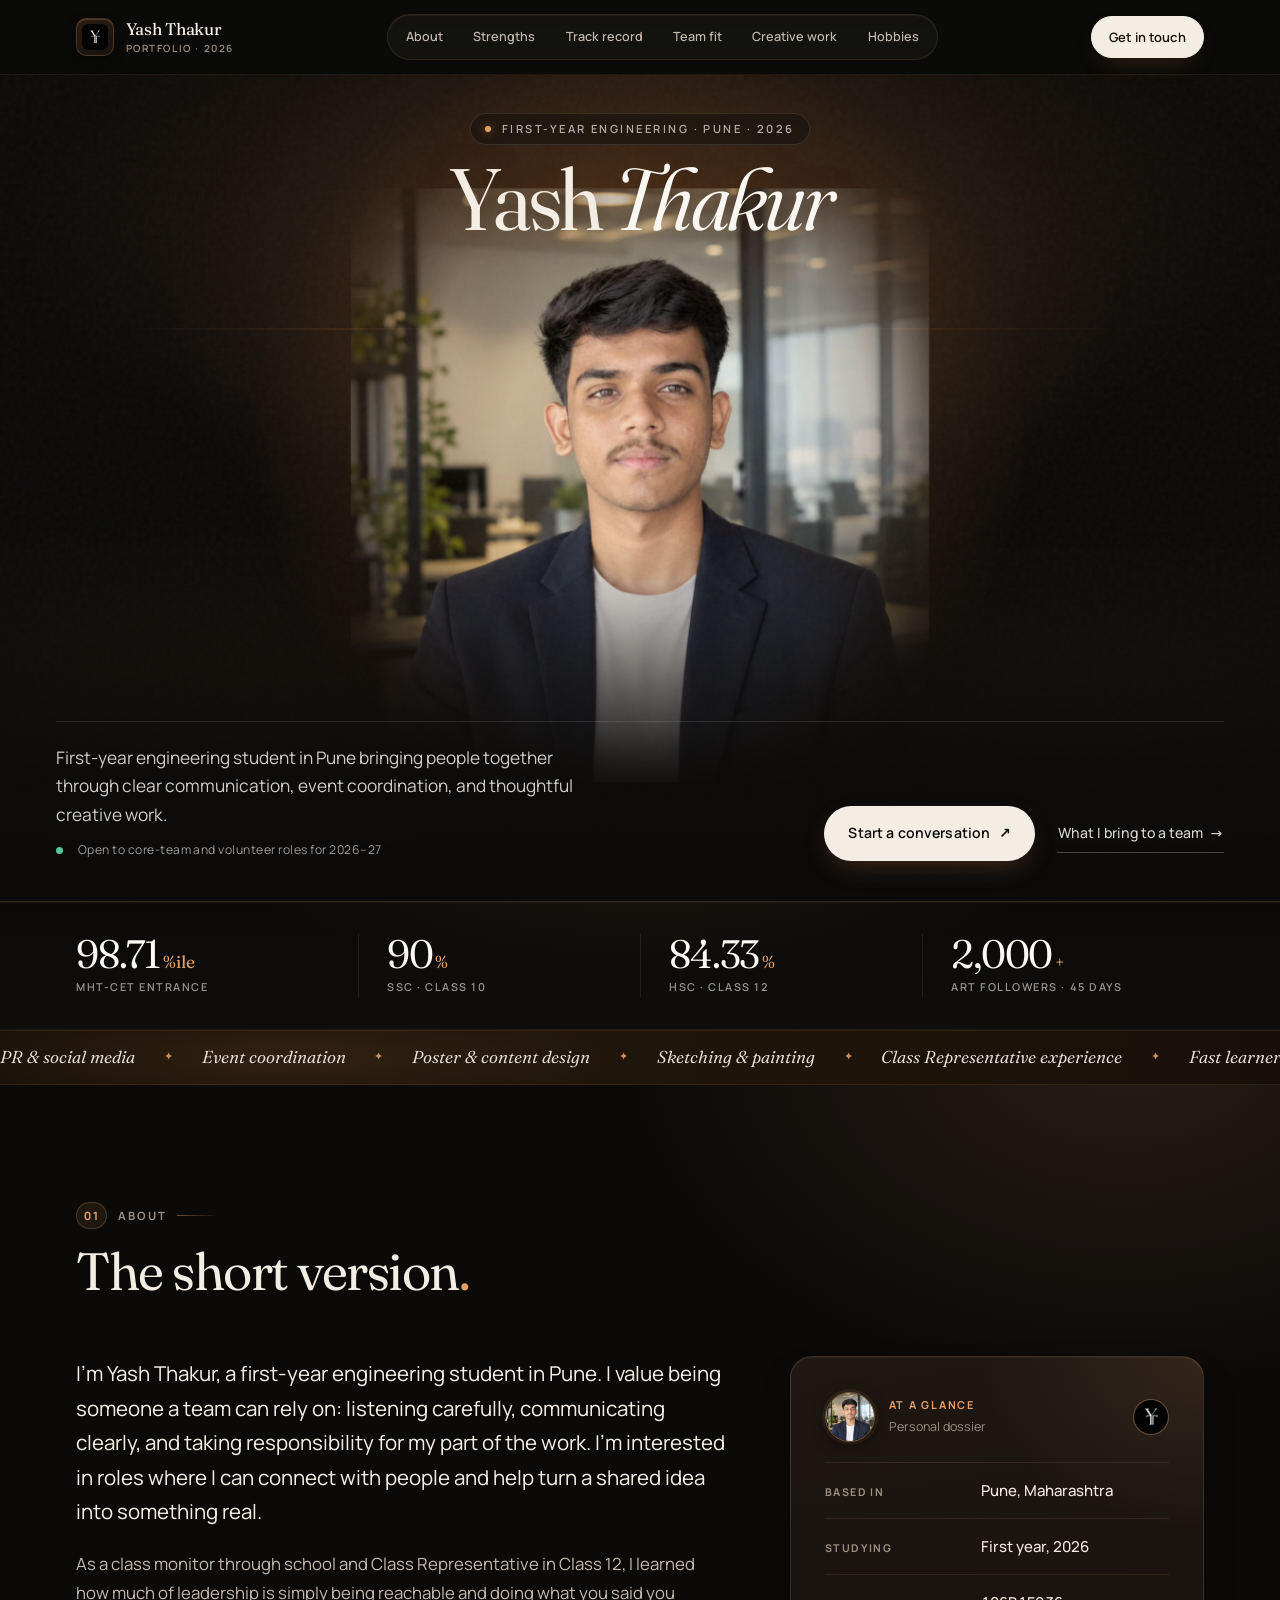
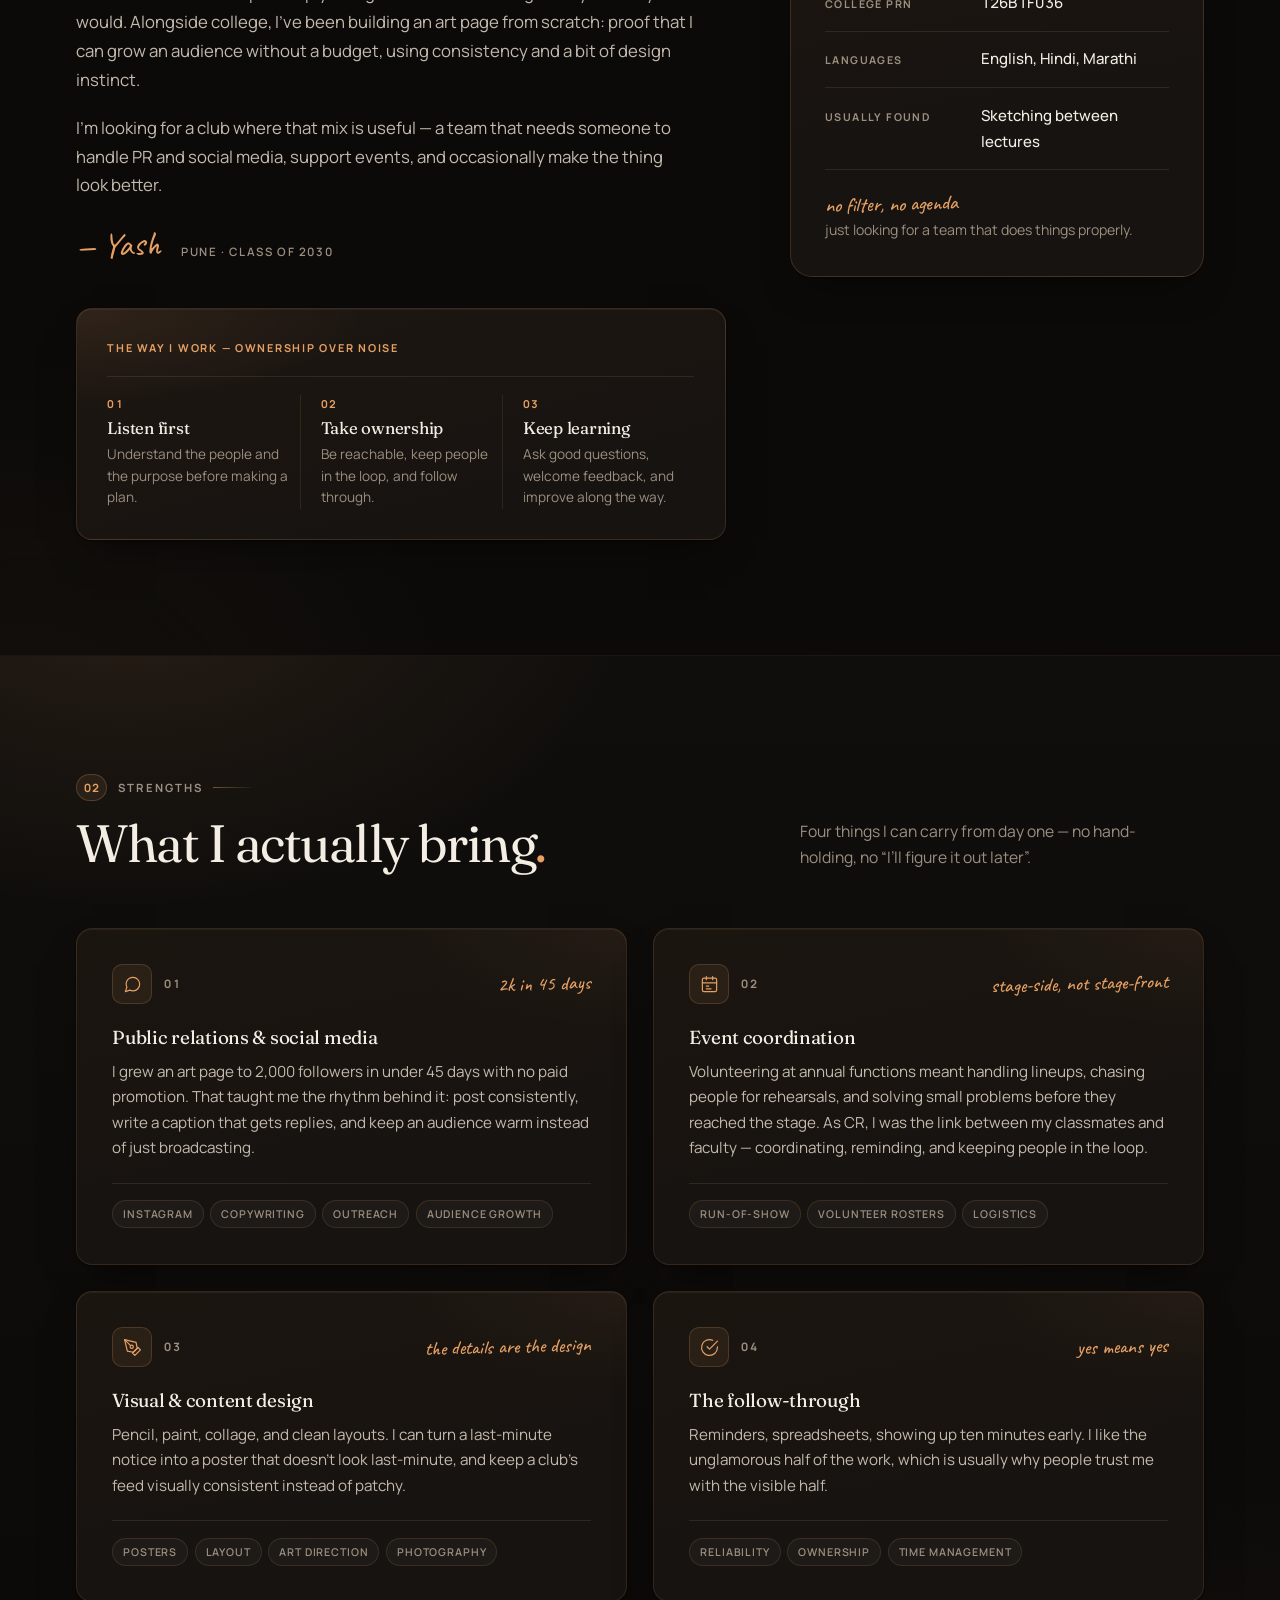
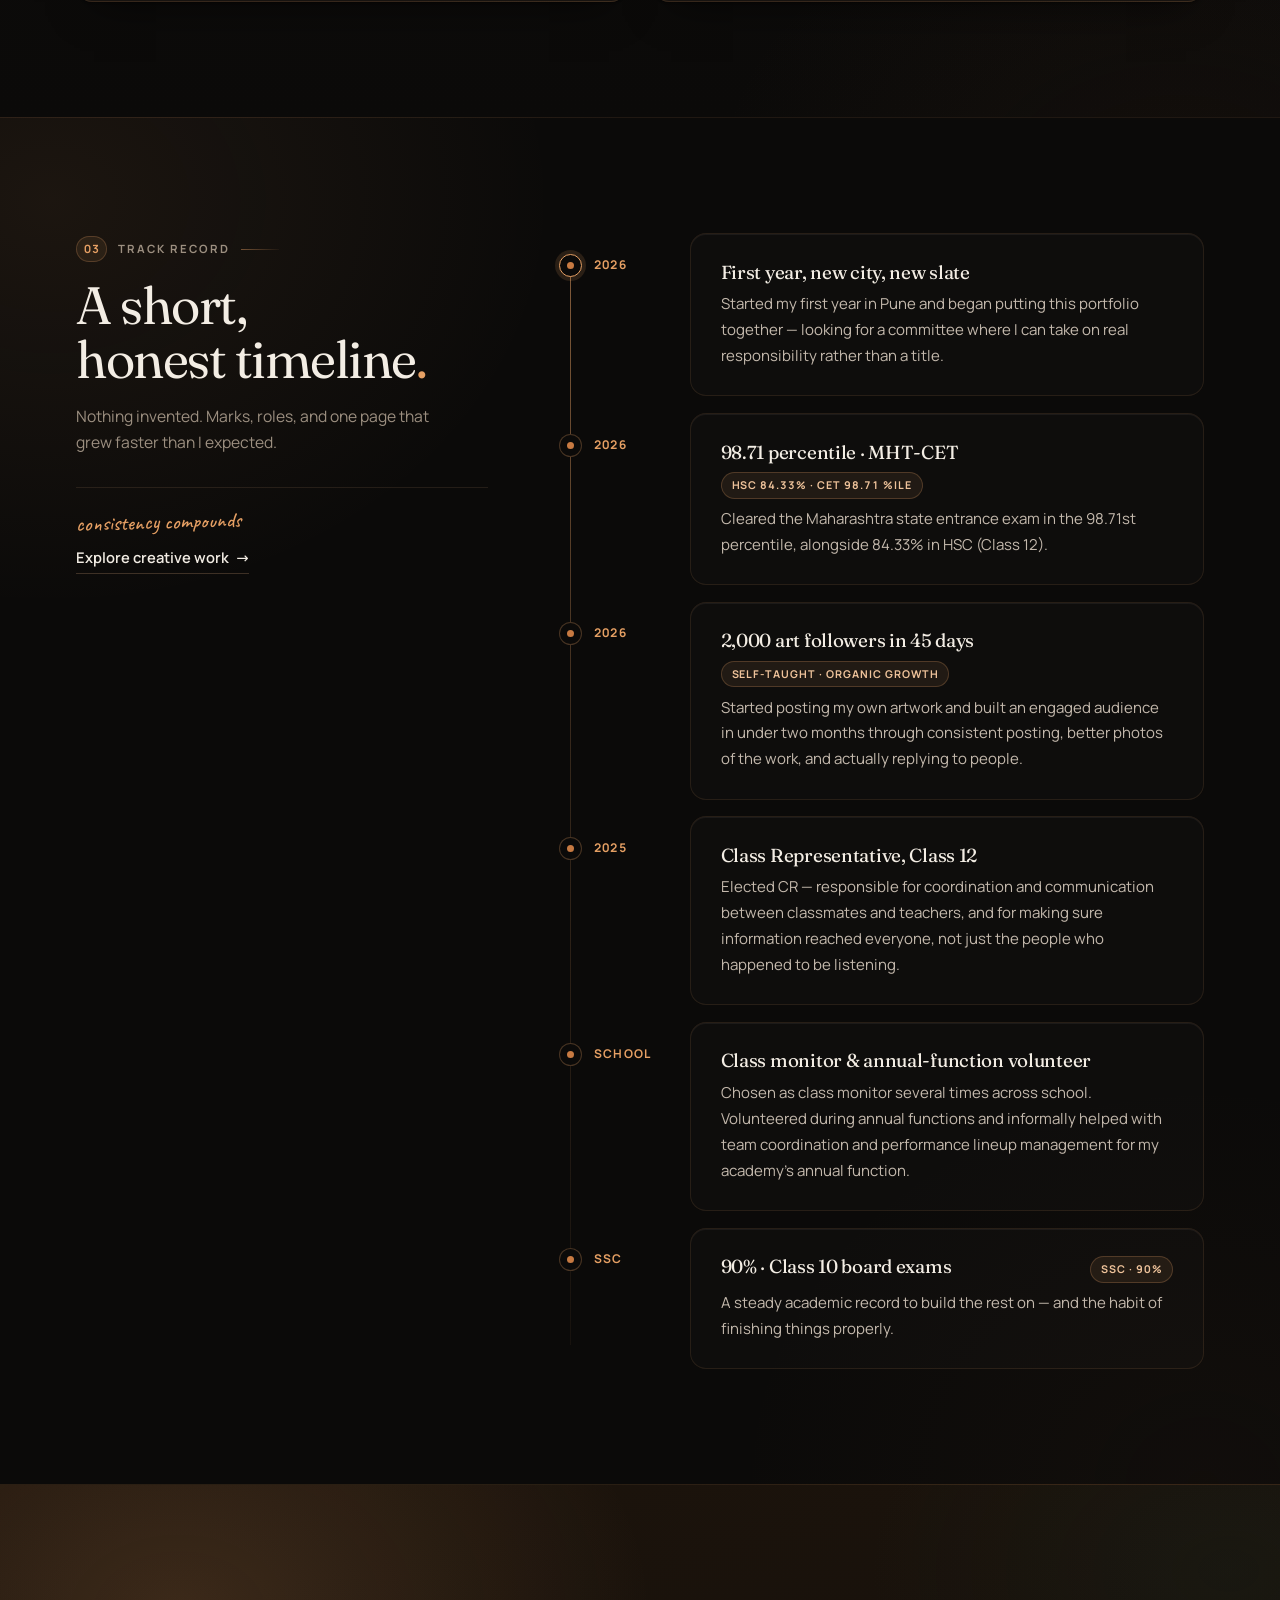
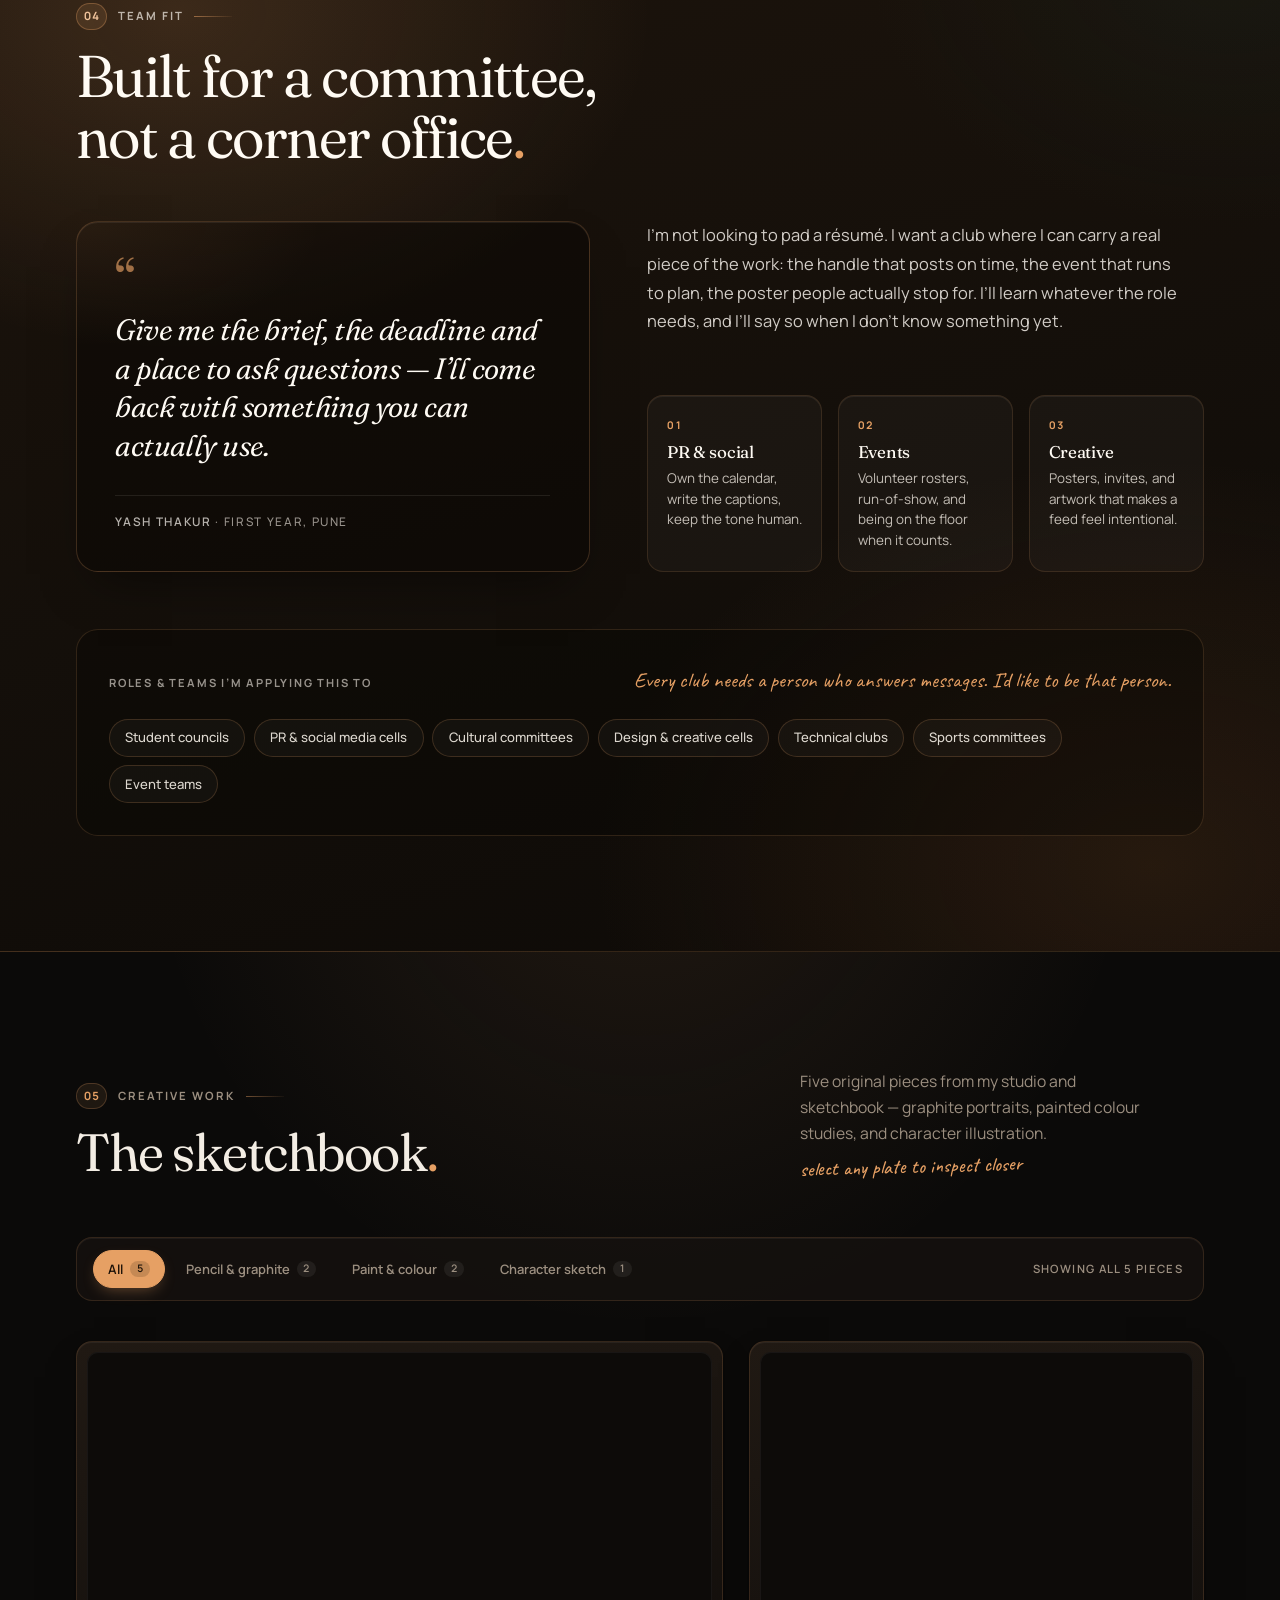
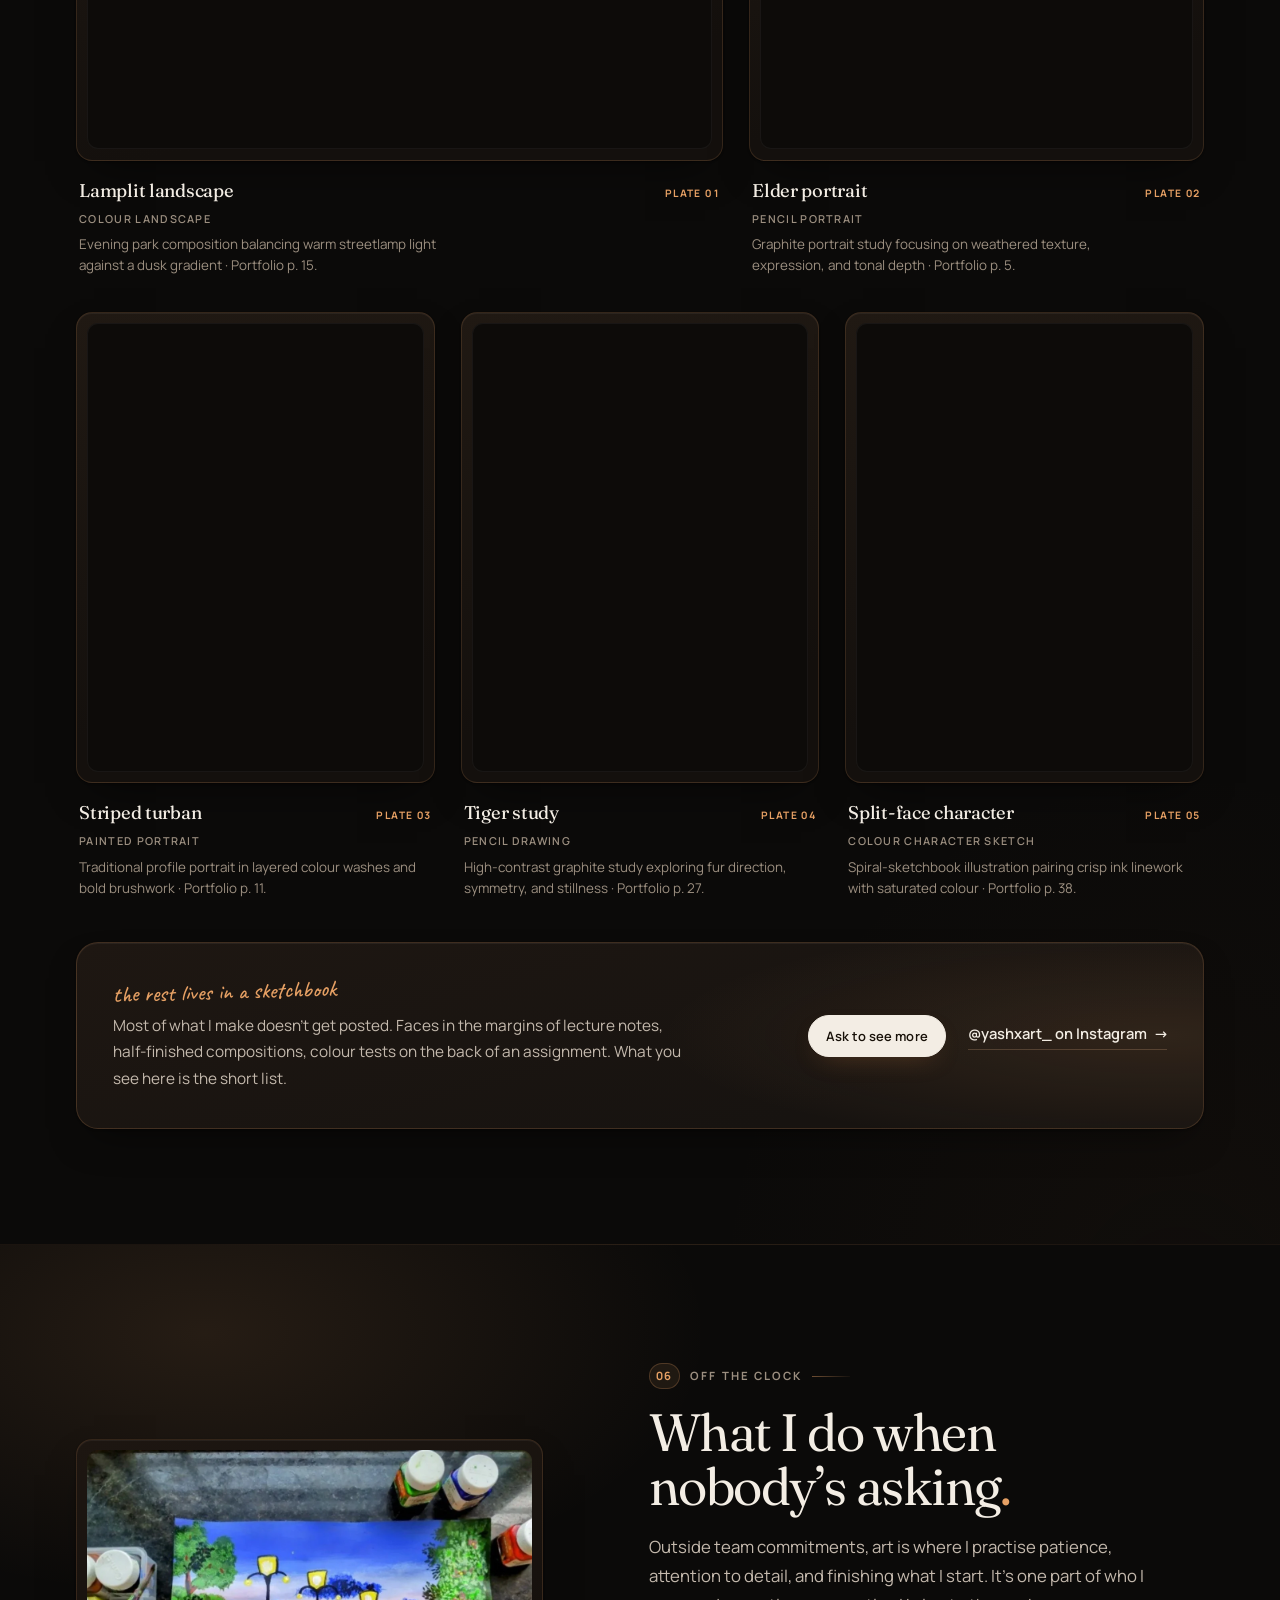
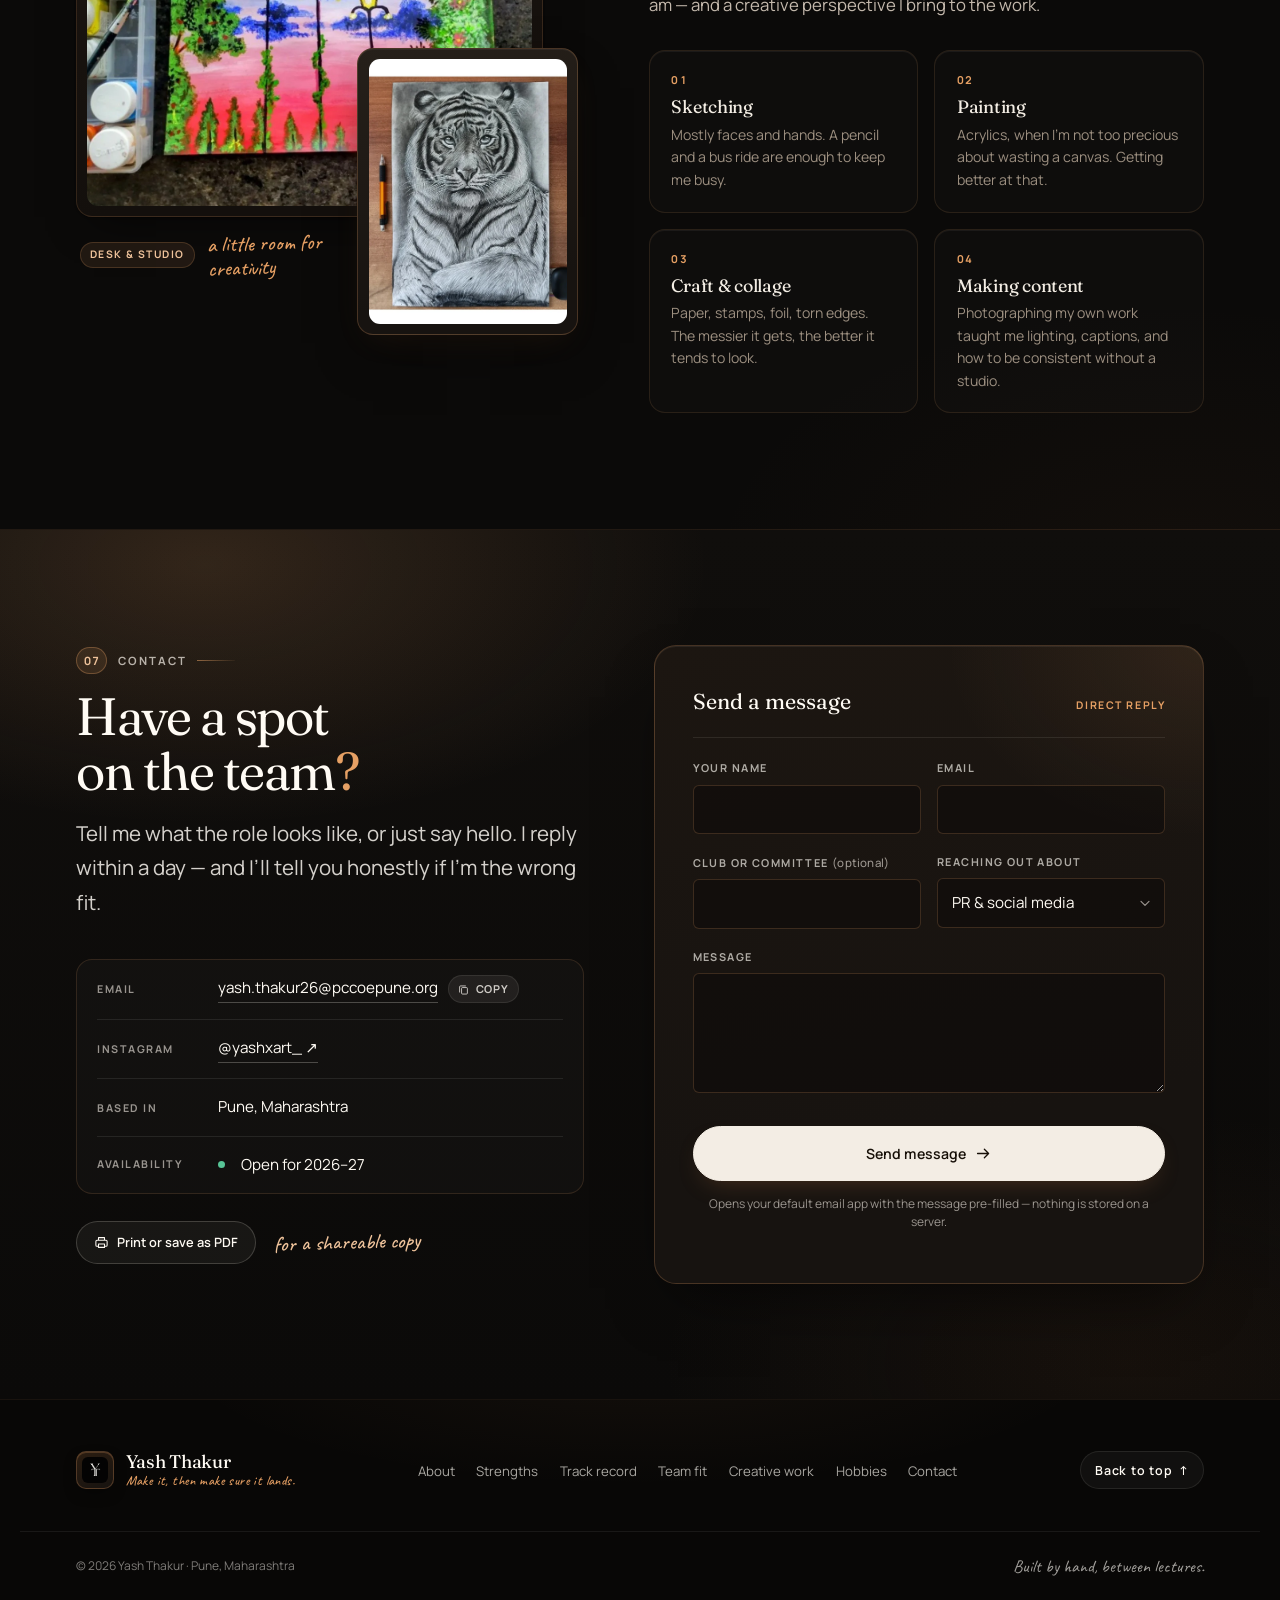
<file: index.html>
<!DOCTYPE html>
<html lang="en" data-hero-reveal="on">
<head>
<meta charset="utf-8">
<meta name="viewport" content="width=device-width, initial-scale=1">
<title>Yash Thakur — Portfolio · 2026</title>
<meta name="description" content="Yash Thakur is a first-year engineering student in Pune looking to contribute to a college core team — PR and social media, event coordination, and visual content. Class Representative, 98.71 MHT-CET percentile, and self-taught artist.">
<meta name="theme-color" content="#0B0A09">
<meta property="og:type" content="website">
<meta property="og:title" content="Yash Thakur — Portfolio · 2026">
<meta property="og:description" content="Clear communication, initiative, and follow-through. First-year engineering student in Pune ready to contribute across PR, events, and creative design.">
<meta property="og:image" content="components/HeroPortraitReveal/assets/hero-poster-frame.png">
<link rel="icon" href="assets/favicon.svg" type="image/svg+xml">
<link rel="preload" href="assets/fonts/fraunces-normal.woff2" as="font" type="font/woff2" crossorigin>
<link rel="preload" href="assets/fonts/fraunces-italic.woff2" as="font" type="font/woff2" crossorigin>
<link rel="preload" href="assets/fonts/manrope.woff2" as="font" type="font/woff2" crossorigin>
<link rel="stylesheet" href="css/styles.css">
<link rel="stylesheet" href="css/hero-intro.css">
<link rel="stylesheet" href="components/HeroPortraitReveal/hero-portrait-reveal.css">
<link rel="preload" as="image" href="components/HeroPortraitReveal/assets/yash-thakur-portrait.avif" type="image/avif" fetchpriority="high">
<script>document.documentElement.classList.add('js')</script>
<script src="js/main.js" defer></script>
<script src="components/HeroPortraitReveal/hero-portrait-reveal.js" defer></script>
<script type="application/ld+json">
{
  "@context": "https://schema.org",
  "@type": "Person",
  "name": "Yash Thakur",
  "description": "First-year engineering student in Pune working across public relations, social media, event coordination and visual design.",
  "address": { "@type": "PostalAddress", "addressLocality": "Pune", "addressRegion": "Maharashtra", "addressCountry": "IN" },
  "affiliation": { "@type": "CollegeOrUniversity", "name": "First-year engineering student, Pune" },
  "knowsAbout": ["Public relations", "Social media management", "Event coordination", "Illustration", "Painting"]
}
</script>
</head>
<body>
<a class="skip-link" href="#main">Skip to content</a>

<header class="site-header" id="site-header">
  <div class="wrap header-inner">
    <a class="brand" href="#top">
      <span class="brand-mark" aria-hidden="true">
        <img src="assets/img/yf-logo.png" alt="" width="40" height="40">
      </span>
      <span class="brand-text">Yash Thakur<span class="brand-sub">Portfolio · 2026</span></span>
    </a>

    <nav class="nav-desktop" aria-label="Primary">
      <ul>
        <li><a href="#about">About</a></li>
        <li><a href="#strengths">Strengths</a></li>
        <li><a href="#track">Track record</a></li>
        <li><a href="#fit">Team fit</a></li>
        <li><a href="#art">Creative work</a></li>
        <li><a href="#hobbies">Hobbies</a></li>
      </ul>
    </nav>

    <div class="header-actions">
      <a class="btn btn--sm btn--emerald header-cta" href="#contact" data-cta>Get in touch</a>
      <button class="menu-toggle" type="button" aria-expanded="false" aria-controls="mobile-menu" aria-label="Open menu">
        <span class="menu-toggle-lines" aria-hidden="true"><span></span><span></span></span>
      </button>
    </div>
  </div>
  <div class="scroll-progress" aria-hidden="true"><span data-scroll-progress></span></div>
</header>

<div class="mobile-menu" id="mobile-menu" hidden>
  <nav aria-label="Mobile">
    <ol class="mobile-nav-list">
      <li><a href="#about"><span>01</span>About</a></li>
      <li><a href="#strengths"><span>02</span>Strengths</a></li>
      <li><a href="#track"><span>03</span>Track record</a></li>
      <li><a href="#fit"><span>04</span>Team fit</a></li>
      <li><a href="#art"><span>05</span>Creative work</a></li>
      <li><a href="#hobbies"><span>06</span>Hobbies</a></li>
      <li><a href="#contact"><span>07</span>Contact</a></li>
    </ol>
  </nav>
  <div class="mobile-menu-foot">
    <a class="link-arrow" href="mailto:yash.thakur26@pccoepune.org" data-email-link>yash.thakur26@pccoepune.org</a>
    <p><span class="pulse" aria-hidden="true"></span>Pune, Maharashtra · Open to roles for 2026–27</p>
  </div>
</div>

<main id="main">

  <!-- ============ HERO STAGE ============ -->
  <div class="hero-stage" id="top">
    <!-- Cinematic portrait-reveal hero (benchmark visual anchor). Revert with data-hero-reveal="off" on <html>. -->
    <section class="hero-portrait-reveal" aria-labelledby="hero-reveal-title" data-hero-reveal-scene data-play="true">
      <div class="hero-reveal__depth">
        <div class="hero-reveal__backlight" aria-hidden="true"></div>
        <div class="hero-reveal__bar" aria-hidden="true"></div>
        <picture>
          <source srcset="components/HeroPortraitReveal/assets/yash-thakur-portrait.avif" type="image/avif">
          <source srcset="components/HeroPortraitReveal/assets/yash-thakur-portrait.webp" type="image/webp">
          <img class="hero-reveal__portrait" src="components/HeroPortraitReveal/assets/yash-thakur-portrait.webp" alt="Portrait of Yash Thakur" width="1254" height="1254" fetchpriority="high" decoding="async">
        </picture>
      </div>
      <div class="hero-reveal__grain" aria-hidden="true"></div>

      <div class="hero-reveal__copy">
        <p class="hero-reveal__eyebrow">
          <span class="hero-reveal__eyebrow-dot" aria-hidden="true"></span>
          First-Year Engineering · Pune · 2026
        </p>
        <h1 id="hero-reveal-title" class="hero-reveal__name">
          <span class="hero-reveal__word">Yash</span>
          <span class="hero-reveal__word hero-reveal__word--italic">Thakur</span>
        </h1>
      </div>

      <div class="hero-reveal__deck">
        <div class="hero-reveal__summary">
          <p class="hero-reveal__lead">First-year engineering student in Pune bringing people together through clear communication, event coordination, and thoughtful creative work.</p>
          <p class="hero-reveal__status">
            <span class="pulse pulse--emerald" aria-hidden="true"></span>
            Open to core-team and volunteer roles for 2026–27
          </p>
        </div>
        <div class="hero-reveal__actions">
          <a class="hero-reveal__btn" href="#contact" data-cta>
            Start a conversation
            <span class="hero-reveal__btn-arrow" aria-hidden="true">↗</span>
          </a>
          <a class="hero-reveal__secondary" href="#strengths">What I bring to a team</a>
        </div>
      </div>

      <button class="hero-reveal__skip" type="button" data-hero-skip>Skip intro</button>
    </section>

    <!-- Preserved legacy hero fallback, re-graded to the same dark warm system (active only if data-hero-reveal="off") -->
    <section class="hero hero-legacy" id="top-legacy" aria-labelledby="hero-title">
      <div class="wrap hero-grid">
        <div class="hero-copy">
          <p class="eyebrow hero-eyebrow">
            <span class="eyebrow-rule" aria-hidden="true"></span>
            Yash Thakur · First year · Pune
          </p>
          <div class="hero-intro-line" aria-hidden="true"><span class="intro-point"></span><span class="intro-name">YASH THAKUR</span><span class="intro-word">PORTFOLIO</span></div>
          <button class="intro-skip" type="button" data-skip-intro hidden>Skip intro</button>
          <h1 id="hero-title">Yash<br><em>Thakur</em></h1>
          <p class="hero-lead">I’m a first-year engineering student in Pune who enjoys bringing people together, helping events run smoothly, and making thoughtful creative work. I’m looking for a college team where I can contribute, learn, and follow through.</p>
          <div class="hero-actions">
            <a class="btn btn--emerald" href="#contact" data-cta>
              Start a conversation
              <svg class="icon" viewBox="0 0 20 20" aria-hidden="true"><path d="M3 10h13M11 5l5 5-5 5" fill="none" stroke="currentColor" stroke-width="1.5" stroke-linecap="round" stroke-linejoin="round"/></svg>
            </a>
            <a class="link-arrow" href="#strengths">What I bring to a team</a>
          </div>
          <p class="hero-note"><span class="pulse" aria-hidden="true"></span> Open to core-team and volunteer roles for 2026–27</p>
        </div>

        <aside class="values-card" aria-labelledby="values-title">
          <div class="values-card-top">
            <span class="values-kicker">THE WAY I WORK</span>
            <picture>
              <source srcset="components/HeroPortraitReveal/assets/yash-thakur-portrait.avif" type="image/avif">
              <img class="hero-portrait" src="components/HeroPortraitReveal/assets/yash-thakur-portrait.webp" alt="Portrait of Yash Thakur" width="52" height="52" loading="lazy" decoding="async">
            </picture>
            <span class="values-monogram" aria-hidden="true"><img src="assets/img/yf-logo.png" alt="" width="40" height="40"></span>
          </div>
          <h2 id="values-title">A teammate you<br>can count on.</h2>
          <p class="values-intro">Not just ideas. Ownership, communication, and the effort to make them happen.</p>
          <ol class="values-list">
            <li><span aria-hidden="true">01</span><div><h3>Listen first</h3><p>Understand the people and the purpose before making a plan.</p></div></li>
            <li><span aria-hidden="true">02</span><div><h3>Take ownership</h3><p>Be reachable, keep people in the loop, and follow through.</p></div></li>
            <li><span aria-hidden="true">03</span><div><h3>Keep learning</h3><p>Ask good questions, welcome feedback, and improve along the way.</p></div></li>
          </ol>
          <a class="values-card-link" href="#track">Experience behind the approach <span aria-hidden="true">↗</span></a>
        </aside>
      </div>
    </section>

    <!-- Spatial metrics plinth bridging dark hero into editorial flow -->
    <div class="stats-bar" role="group" aria-label="Key numbers">
      <div class="wrap stats-grid">
        <div class="stat">
          <span class="stat-num">98.71<small>%ile</small></span>
          <span class="stat-label">MHT-CET Entrance</span>
        </div>
        <div class="stat">
          <span class="stat-num">90<small>%</small></span>
          <span class="stat-label">SSC · Class 10</span>
        </div>
        <div class="stat">
          <span class="stat-num">84.33<small>%</small></span>
          <span class="stat-label">HSC · Class 12</span>
        </div>
        <div class="stat">
          <span class="stat-num">2,000<small>+</small></span>
          <span class="stat-label">Art followers · 45 days</span>
        </div>
      </div>
    </div>
  </div>

  <!-- ============ EDITORIAL MARQUEE ============ -->
  <div class="ticker" role="region" aria-label="Ways I can contribute">
    <div class="ticker-track">
      <div class="ticker-group">
        <span>PR &amp; social media</span><span class="ast" aria-hidden="true">✦</span>
        <span>Event coordination</span><span class="ast" aria-hidden="true">✦</span>
        <span>Poster &amp; content design</span><span class="ast" aria-hidden="true">✦</span>
        <span>Sketching &amp; painting</span><span class="ast" aria-hidden="true">✦</span>
        <span>Class Representative experience</span><span class="ast" aria-hidden="true">✦</span>
        <span>Fast learner, low ego</span><span class="ast" aria-hidden="true">✦</span>
      </div>
      <div class="ticker-group" aria-hidden="true" inert>
        <span>PR &amp; social media</span><span class="ast" aria-hidden="true">✦</span>
        <span>Event coordination</span><span class="ast" aria-hidden="true">✦</span>
        <span>Poster &amp; content design</span><span class="ast" aria-hidden="true">✦</span>
        <span>Sketching &amp; painting</span><span class="ast" aria-hidden="true">✦</span>
        <span>Class Representative experience</span><span class="ast" aria-hidden="true">✦</span>
        <span>Fast learner, low ego</span><span class="ast" aria-hidden="true">✦</span>
      </div>
    </div>
  </div>

  <!-- ============ 01 · ABOUT ============ -->
  <section class="section section--light" id="about" aria-labelledby="about-title">
    <div class="wrap">
      <div class="section-head reveal">
        <p class="section-label"><span>01</span> About</p>
        <h2 id="about-title">The short version<span class="dot">.</span></h2>
      </div>

      <div class="about-grid">
        <div class="about-main reveal">
          <div class="about-copy">
            <p class="lede">I’m Yash Thakur, a first-year engineering student in Pune. I value being someone a team can rely on: listening carefully, communicating clearly, and taking responsibility for my part of the work. I’m interested in roles where I can connect with people and help turn a shared idea into something real.</p>
            <p>As a class monitor through school and Class Representative in Class 12, I learned how much of leadership is simply being reachable and doing what you said you would. Alongside college, I’ve been building an art page from scratch: proof that I can grow an audience without a budget, using consistency and a bit of design instinct.</p>
            <p>I’m looking for a club where that mix is useful — a team that needs someone to handle PR and social media, support events, and occasionally make the thing look better.</p>
            <div class="about-signoff">
              <p class="signature" aria-hidden="true">— Yash</p>
              <span class="signoff-meta">Pune · Class of 2030</span>
            </div>
          </div>

          <div class="principles-panel" aria-label="Working principles">
            <p class="principles-kicker">The way I work — ownership over noise</p>
            <ol class="principles-grid">
              <li class="principle-item">
                <span class="principle-idx" aria-hidden="true">01</span>
                <h3>Listen first</h3>
                <p>Understand the people and the purpose before making a plan.</p>
              </li>
              <li class="principle-item">
                <span class="principle-idx" aria-hidden="true">02</span>
                <h3>Take ownership</h3>
                <p>Be reachable, keep people in the loop, and follow through.</p>
              </li>
              <li class="principle-item">
                <span class="principle-idx" aria-hidden="true">03</span>
                <h3>Keep learning</h3>
                <p>Ask good questions, welcome feedback, and improve along the way.</p>
              </li>
            </ol>
          </div>
        </div>

        <aside class="about-aside reveal" aria-label="Personal details">
          <div class="aside-header">
            <div class="aside-identity">
              <picture aria-hidden="true">
                <source srcset="components/HeroPortraitReveal/assets/yash-thakur-portrait.avif" type="image/avif">
                <img class="aside-avatar" src="components/HeroPortraitReveal/assets/yash-thakur-portrait.webp" alt="" width="52" height="52" loading="lazy" decoding="async">
              </picture>
              <div>
                <p class="profile-label">AT A GLANCE</p>
                <p class="aside-sub">Personal dossier</p>
              </div>
            </div>
            <span class="aside-badge" aria-hidden="true"><img src="assets/img/yf-logo.png" alt="" width="36" height="36"></span>
          </div>

          <dl class="detail-list">
            <div><dt>Based in</dt><dd>Pune, Maharashtra</dd></div>
            <div><dt>Studying</dt><dd>First year, 2026</dd></div>
            <div><dt>College PRN</dt><dd class="tabular">126B1F036</dd></div>
            <div><dt>Languages</dt><dd>English, Hindi, Marathi</dd></div>
            <div><dt>Usually found</dt><dd>Sketching between lectures</dd></div>
          </dl>

          <div class="aside-foot">
            <p class="aside-note">
              <span class="hand">no filter, no agenda</span>
              just looking for a team that does things properly.
            </p>
          </div>
        </aside>
      </div>
    </div>
  </section>

  <!-- ============ 02 · STRENGTHS ============ -->
  <section class="section section--ivory" id="strengths" aria-labelledby="strengths-title">
    <div class="wrap">
      <div class="section-head section-head--split reveal">
        <div>
          <p class="section-label"><span>02</span> Strengths</p>
          <h2 id="strengths-title">What I actually bring<span class="dot">.</span></h2>
        </div>
        <p class="section-intro">Four things I can carry from day one — no hand-holding, no “I’ll figure it out later”.</p>
      </div>

      <ol class="strength-grid">
        <li class="strength-card reveal">
          <div class="strength-card__top">
            <div class="strength-card__meta">
              <span class="strength-icon" aria-hidden="true">
                <svg viewBox="0 0 24 24" fill="none" stroke="currentColor" stroke-width="1.5" stroke-linecap="round" stroke-linejoin="round">
                  <path d="M21 11.5a8.38 8.38 0 0 1-.9 3.8 8.5 8.5 0 0 1-7.6 4.7 8.38 8.38 0 0 1-3.8-.9L3 21l1.9-5.7a8.38 8.38 0 0 1-.9-3.8 8.5 8.5 0 0 1 4.7-7.6 8.38 8.38 0 0 1 3.8-.9h.5a8.48 8.48 0 0 1 8 8v.5z"/>
                </svg>
              </span>
              <span class="strength-num" aria-hidden="true">01</span>
            </div>
            <span class="hand strength-proof">2k in 45 days</span>
          </div>
          <div class="strength-card__body">
            <h3>Public relations &amp; social media</h3>
            <p>I grew an art page to 2,000 followers in under 45 days with no paid promotion. That taught me the rhythm behind it: post consistently, write a caption that gets replies, and keep an audience warm instead of just broadcasting.</p>
          </div>
          <ul class="tags" aria-label="Related skills">
            <li>Instagram</li>
            <li>Copywriting</li>
            <li>Outreach</li>
            <li>Audience growth</li>
          </ul>
        </li>

        <li class="strength-card reveal">
          <div class="strength-card__top">
            <div class="strength-card__meta">
              <span class="strength-icon" aria-hidden="true">
                <svg viewBox="0 0 24 24" fill="none" stroke="currentColor" stroke-width="1.5" stroke-linecap="round" stroke-linejoin="round">
                  <rect x="3" y="4" width="18" height="17" rx="2"/>
                  <path d="M16 2v4M8 2v4M3 10h18M8 14h3M8 17.5h6"/>
                </svg>
              </span>
              <span class="strength-num" aria-hidden="true">02</span>
            </div>
            <span class="hand strength-proof">stage-side, not stage-front</span>
          </div>
          <div class="strength-card__body">
            <h3>Event coordination</h3>
            <p>Volunteering at annual functions meant handling lineups, chasing people for rehearsals, and solving small problems before they reached the stage. As CR, I was the link between my classmates and faculty — coordinating, reminding, and keeping people in the loop.</p>
          </div>
          <ul class="tags" aria-label="Related skills">
            <li>Run-of-show</li>
            <li>Volunteer rosters</li>
            <li>Logistics</li>
          </ul>
        </li>

        <li class="strength-card reveal">
          <div class="strength-card__top">
            <div class="strength-card__meta">
              <span class="strength-icon" aria-hidden="true">
                <svg viewBox="0 0 24 24" fill="none" stroke="currentColor" stroke-width="1.5" stroke-linecap="round" stroke-linejoin="round">
                  <path d="M12 19l7-7 3 3-7 7-3-3z"/>
                  <path d="M18 13l-1.5-7.5L2 2l3.5 14.5L13 18l5-5z"/>
                  <path d="M2 2l7.586 7.586"/>
                  <circle cx="11" cy="11" r="2"/>
                </svg>
              </span>
              <span class="strength-num" aria-hidden="true">03</span>
            </div>
            <span class="hand strength-proof">the details are the design</span>
          </div>
          <div class="strength-card__body">
            <h3>Visual &amp; content design</h3>
            <p>Pencil, paint, collage, and clean layouts. I can turn a last-minute notice into a poster that doesn’t look last-minute, and keep a club’s feed visually consistent instead of patchy.</p>
          </div>
          <ul class="tags" aria-label="Related skills">
            <li>Posters</li>
            <li>Layout</li>
            <li>Art direction</li>
            <li>Photography</li>
          </ul>
        </li>

        <li class="strength-card reveal">
          <div class="strength-card__top">
            <div class="strength-card__meta">
              <span class="strength-icon" aria-hidden="true">
                <svg viewBox="0 0 24 24" fill="none" stroke="currentColor" stroke-width="1.5" stroke-linecap="round" stroke-linejoin="round">
                  <path d="M22 11.08V12a10 10 0 1 1-5.93-9.14"/>
                  <path d="M22 4L12 14.01l-3-3"/>
                </svg>
              </span>
              <span class="strength-num" aria-hidden="true">04</span>
            </div>
            <span class="hand strength-proof">yes means yes</span>
          </div>
          <div class="strength-card__body">
            <h3>The follow-through</h3>
            <p>Reminders, spreadsheets, showing up ten minutes early. I like the unglamorous half of the work, which is usually why people trust me with the visible half.</p>
          </div>
          <ul class="tags" aria-label="Related skills">
            <li>Reliability</li>
            <li>Ownership</li>
            <li>Time management</li>
          </ul>
        </li>
      </ol>
    </div>
  </section>

  <!-- ============ 03 · TRACK RECORD ============ -->
  <section class="section section--light" id="track" aria-labelledby="track-title">
    <div class="wrap track-layout">
      <div class="track-rail reveal">
        <p class="section-label"><span>03</span> Track record</p>
        <h2 id="track-title">A short, honest timeline<span class="dot">.</span></h2>
        <p class="section-intro">Nothing invented. Marks, roles, and one page that grew faster than I expected.</p>
        <div class="track-rail-note">
          <span class="hand">consistency compounds</span>
          <a class="link-arrow" href="#art">Explore creative work</a>
        </div>
      </div>

      <ol class="timeline">
        <li class="timeline-item reveal">
          <div class="timeline-marker">
            <span class="timeline-dot" aria-hidden="true"></span>
            <p class="timeline-year">2026</p>
          </div>
          <div class="timeline-card">
            <h3>First year, new city, new slate</h3>
            <p>Started my first year in Pune and began putting this portfolio together — looking for a committee where I can take on real responsibility rather than a title.</p>
          </div>
        </li>

        <li class="timeline-item reveal">
          <div class="timeline-marker">
            <span class="timeline-dot" aria-hidden="true"></span>
            <p class="timeline-year">2026</p>
          </div>
          <div class="timeline-card">
            <div class="timeline-card__head">
              <h3>98.71 percentile · MHT-CET</h3>
              <span class="timeline-metric">HSC 84.33% · CET 98.71 %ile</span>
            </div>
            <p>Cleared the Maharashtra state entrance exam in the 98.71st percentile, alongside 84.33% in HSC (Class 12).</p>
          </div>
        </li>

        <li class="timeline-item reveal">
          <div class="timeline-marker">
            <span class="timeline-dot" aria-hidden="true"></span>
            <p class="timeline-year">2026</p>
          </div>
          <div class="timeline-card">
            <div class="timeline-card__head">
              <h3>2,000 art followers in 45 days</h3>
              <span class="timeline-metric">Self-taught · organic growth</span>
            </div>
            <p>Started posting my own artwork and built an engaged audience in under two months through consistent posting, better photos of the work, and actually replying to people.</p>
          </div>
        </li>

        <li class="timeline-item reveal">
          <div class="timeline-marker">
            <span class="timeline-dot" aria-hidden="true"></span>
            <p class="timeline-year">2025</p>
          </div>
          <div class="timeline-card">
            <h3>Class Representative, Class 12</h3>
            <p>Elected CR — responsible for coordination and communication between classmates and teachers, and for making sure information reached everyone, not just the people who happened to be listening.</p>
          </div>
        </li>

        <li class="timeline-item reveal">
          <div class="timeline-marker">
            <span class="timeline-dot" aria-hidden="true"></span>
            <p class="timeline-year">School</p>
          </div>
          <div class="timeline-card">
            <h3>Class monitor &amp; annual-function volunteer</h3>
            <p>Chosen as class monitor several times across school. Volunteered during annual functions and informally helped with team coordination and performance lineup management for my academy’s annual function.</p>
          </div>
        </li>

        <li class="timeline-item reveal">
          <div class="timeline-marker">
            <span class="timeline-dot" aria-hidden="true"></span>
            <p class="timeline-year">SSC</p>
          </div>
          <div class="timeline-card">
            <div class="timeline-card__head">
              <h3>90% · Class 10 board exams</h3>
              <span class="timeline-metric">SSC · 90%</span>
            </div>
            <p>A steady academic record to build the rest on — and the habit of finishing things properly.</p>
          </div>
        </li>
      </ol>
    </div>
  </section>

  <!-- ============ 04 · TEAM FIT / PITCH ============ -->
  <section class="section section--emerald" id="fit" aria-labelledby="fit-title">
    <div class="wrap">
      <div class="fit-top reveal">
        <p class="section-label section-label--light"><span>04</span> Team fit</p>
        <h2 id="fit-title">Built for a committee, not a corner office<span class="dot dot--rose">.</span></h2>
      </div>

      <div class="fit-grid">
        <blockquote class="fit-quote reveal">
          <span class="fit-quote__mark" aria-hidden="true">“</span>
          <p>Give me the brief, the deadline and a place to ask questions — I’ll come back with something you can actually use.</p>
          <footer>Yash Thakur <span>· First year, Pune</span></footer>
        </blockquote>

        <div class="fit-body reveal">
          <p class="fit-body__lede">I’m not looking to pad a résumé. I want a club where I can carry a real piece of the work: the handle that posts on time, the event that runs to plan, the poster people actually stop for. I’ll learn whatever the role needs, and I’ll say so when I don’t know something yet.</p>

          <ul class="fit-list">
            <li class="fit-pillar">
              <span class="fit-pillar__idx" aria-hidden="true">01</span>
              <h3>PR &amp; social</h3>
              <p>Own the calendar, write the captions, keep the tone human.</p>
            </li>
            <li class="fit-pillar">
              <span class="fit-pillar__idx" aria-hidden="true">02</span>
              <h3>Events</h3>
              <p>Volunteer rosters, run-of-show, and being on the floor when it counts.</p>
            </li>
            <li class="fit-pillar">
              <span class="fit-pillar__idx" aria-hidden="true">03</span>
              <h3>Creative</h3>
              <p>Posters, invites, and artwork that makes a feed feel intentional.</p>
            </li>
          </ul>
        </div>
      </div>

      <div class="fit-clubs reveal">
        <div class="fit-clubs__head">
          <p class="fit-clubs-label">Roles &amp; teams I’m applying this to</p>
          <p class="fit-clubs-note">Every club needs a person who answers messages. I’d like to be that person.</p>
        </div>
        <ul class="club-chips">
          <li>Student councils</li>
          <li>PR &amp; social media cells</li>
          <li>Cultural committees</li>
          <li>Design &amp; creative cells</li>
          <li>Technical clubs</li>
          <li>Sports committees</li>
          <li>Event teams</li>
        </ul>
      </div>
    </div>
  </section>

  <!-- ============ 05 · CREATIVE WORK ============ -->
  <section class="section section--art" id="art" aria-labelledby="art-title">
    <div class="wrap">
      <div class="section-head section-head--split reveal">
        <div>
          <p class="section-label"><span>05</span> Creative work</p>
          <h2 id="art-title">The sketchbook<span class="dot">.</span></h2>
        </div>
        <div class="art-head-side">
          <p class="section-intro">Five original pieces from my studio and sketchbook — graphite portraits, painted colour studies, and character illustration.</p>
          <p class="hand art-hand">select any plate to inspect closer</p>
        </div>
      </div>

      <div class="gallery-toolbar reveal">
        <div class="filters" role="group" aria-label="Filter artworks by medium">
          <button type="button" class="filter is-active" data-filter="all" aria-pressed="true">All <span class="count">5</span></button>
          <button type="button" class="filter" data-filter="drawing" aria-pressed="false">Pencil &amp; graphite <span class="count">2</span></button>
          <button type="button" class="filter" data-filter="paint" aria-pressed="false">Paint &amp; colour <span class="count">2</span></button>
          <button type="button" class="filter" data-filter="sketch" aria-pressed="false">Character sketch <span class="count">1</span></button>
        </div>
        <p class="gallery-count" aria-live="polite" data-gallery-status>Showing all 5 pieces</p>
      </div>

      <div class="gallery" data-gallery>

        <figure class="work work--landscape reveal" data-medium="paint" data-title="Lamplit landscape" data-meta="Colour landscape">
          <button type="button" class="work-btn">
            <span class="work-frame">
              <span class="work-media">
                <img src="assets/img/lamplit-colourful-landscape.webp" width="1262" height="892" loading="lazy" decoding="async" alt="Colourful painted landscape with three glowing yellow street lamps, pink dusk horizon, cobalt sky, and lush green trees.">
                <span class="work-zoom" aria-hidden="true">Inspect ↗</span>
              </span>
            </span>
            <span class="work-info">
              <span class="work-info__row">
                <span class="work-title">Lamplit landscape</span>
                <span class="work-plate">Plate 01</span>
              </span>
              <span class="work-meta">Colour landscape</span>
            </span>
            <span class="sr-only">— open larger view</span>
          </button>
          <figcaption class="work-note">Evening park composition balancing warm streetlamp light against a dusk gradient · Portfolio p. 15.</figcaption>
        </figure>

        <figure class="work work--elder reveal" data-medium="drawing" data-title="Elder portrait" data-meta="Pencil portrait">
          <button type="button" class="work-btn">
            <span class="work-frame">
              <span class="work-media">
                <img src="assets/img/elder-pencil-portrait.webp" width="1262" height="892" loading="lazy" decoding="async" alt="Detailed pencil portrait of an elderly man wearing a patterned head covering, capturing deep facial lines and gaze.">
                <span class="work-zoom" aria-hidden="true">Inspect ↗</span>
              </span>
            </span>
            <span class="work-info">
              <span class="work-info__row">
                <span class="work-title">Elder portrait</span>
                <span class="work-plate">Plate 02</span>
              </span>
              <span class="work-meta">Pencil portrait</span>
            </span>
            <span class="sr-only">— open larger view</span>
          </button>
          <figcaption class="work-note">Graphite portrait study focusing on weathered texture, expression, and tonal depth · Portfolio p. 5.</figcaption>
        </figure>

        <figure class="work work--turban reveal" data-medium="paint" data-title="Striped turban" data-meta="Painted portrait">
          <button type="button" class="work-btn">
            <span class="work-frame">
              <span class="work-media">
                <img src="assets/img/striped-turban-portrait.webp" width="892" height="1262" loading="lazy" decoding="async" alt="Colour profile portrait of a bearded figure wearing a vibrant orange and green striped turban against a mottled blue backdrop.">
                <span class="work-zoom" aria-hidden="true">Inspect ↗</span>
              </span>
            </span>
            <span class="work-info">
              <span class="work-info__row">
                <span class="work-title">Striped turban</span>
                <span class="work-plate">Plate 03</span>
              </span>
              <span class="work-meta">Painted portrait</span>
            </span>
            <span class="sr-only">— open larger view</span>
          </button>
          <figcaption class="work-note">Traditional profile portrait in layered colour washes and bold brushwork · Portfolio p. 11.</figcaption>
        </figure>

        <figure class="work work--tiger reveal" data-medium="drawing" data-title="Tiger study" data-meta="Pencil drawing">
          <button type="button" class="work-btn">
            <span class="work-frame">
              <span class="work-media">
                <img src="assets/img/tiger-pencil-study.webp" width="892" height="1262" loading="lazy" decoding="async" alt="Front-facing graphite drawing of a tiger with finely rendered fur, bold stripes, and calm pale eyes.">
                <span class="work-zoom" aria-hidden="true">Inspect ↗</span>
              </span>
            </span>
            <span class="work-info">
              <span class="work-info__row">
                <span class="work-title">Tiger study</span>
                <span class="work-plate">Plate 04</span>
              </span>
              <span class="work-meta">Pencil drawing</span>
            </span>
            <span class="sr-only">— open larger view</span>
          </button>
          <figcaption class="work-note">High-contrast graphite study exploring fur direction, symmetry, and stillness · Portfolio p. 27.</figcaption>
        </figure>

        <figure class="work work--character reveal" data-medium="sketch" data-title="Split-face character" data-meta="Colour character sketch">
          <button type="button" class="work-btn">
            <span class="work-frame">
              <span class="work-media">
                <img src="assets/img/split-face-anime-sketch.webp" width="892" height="1262" loading="lazy" decoding="async" alt="Character illustration in a spiral sketchbook featuring crimson hair, contrasting indigo markings, and expressive linework.">
                <span class="work-zoom" aria-hidden="true">Inspect ↗</span>
              </span>
            </span>
            <span class="work-info">
              <span class="work-info__row">
                <span class="work-title">Split-face character</span>
                <span class="work-plate">Plate 05</span>
              </span>
              <span class="work-meta">Colour character sketch</span>
            </span>
            <span class="sr-only">— open larger view</span>
          </button>
          <figcaption class="work-note">Spiral-sketchbook illustration pairing crisp ink linework with saturated colour · Portfolio p. 38.</figcaption>
        </figure>

        <aside class="gallery-note reveal" aria-label="About the gallery">
          <div class="gallery-note__copy">
            <p class="hand">the rest lives in a sketchbook</p>
            <p>Most of what I make doesn’t get posted. Faces in the margins of lecture notes, half-finished compositions, colour tests on the back of an assignment. What you see here is the short list.</p>
          </div>
          <div class="gallery-note__actions">
            <a class="btn btn--sm btn--emerald" href="#contact">Ask to see more</a>
            <a class="link-arrow" href="https://instagram.com/yashxart_" target="_blank" rel="noopener noreferrer" data-instagram-link>@yashxart_ on Instagram</a>
          </div>
        </aside>
      </div>
    </div>
  </section>

  <!-- ============ 06 · HOBBIES / OFF THE CLOCK ============ -->
  <section class="section section--light" id="hobbies" aria-labelledby="hobbies-title">
    <div class="wrap hobbies-grid">
      <div class="hobbies-figures reveal">
        <figure class="hobby-photo hobby-photo--primary">
          <div class="hobby-photo__mat">
            <img src="assets/img/lamplit-colourful-landscape.webp" width="1262" height="892" loading="lazy" decoding="async" alt="Desk studio view of a painted landscape surrounded by open acrylic paint jars and brushes.">
          </div>
          <figcaption>
            <span class="hobby-caption-tag">Desk &amp; studio</span>
            <span class="hand">a little room for creativity</span>
          </figcaption>
        </figure>

        <figure class="hobby-photo hobby-photo--secondary">
          <div class="hobby-photo__mat">
            <img src="assets/img/tiger-pencil-study.webp" width="892" height="1262" loading="lazy" decoding="async" alt="Graphite tiger study resting on a wooden desk beside a mechanical pencil.">
          </div>
        </figure>
      </div>

      <div class="hobbies-copy">
        <div class="section-head reveal">
          <p class="section-label"><span>06</span> Off the clock</p>
          <h2 id="hobbies-title">What I do when nobody’s asking<span class="dot">.</span></h2>
        </div>
        <p class="hobbies-lede reveal">Outside team commitments, art is where I practise patience, attention to detail, and finishing what I start. It’s one part of who I am — and a creative perspective I bring to the work.</p>

        <ul class="hobby-cards">
          <li class="hobby-card reveal">
            <span class="hobby-card__num" aria-hidden="true">01</span>
            <h3>Sketching</h3>
            <p>Mostly faces and hands. A pencil and a bus ride are enough to keep me busy.</p>
          </li>
          <li class="hobby-card reveal">
            <span class="hobby-card__num" aria-hidden="true">02</span>
            <h3>Painting</h3>
            <p>Acrylics, when I’m not too precious about wasting a canvas. Getting better at that.</p>
          </li>
          <li class="hobby-card reveal">
            <span class="hobby-card__num" aria-hidden="true">03</span>
            <h3>Craft &amp; collage</h3>
            <p>Paper, stamps, foil, torn edges. The messier it gets, the better it tends to look.</p>
          </li>
          <li class="hobby-card reveal">
            <span class="hobby-card__num" aria-hidden="true">04</span>
            <h3>Making content</h3>
            <p>Photographing my own work taught me lighting, captions, and how to be consistent without a studio.</p>
          </li>
        </ul>
      </div>
    </div>
  </section>

  <!-- ============ 07 · CONTACT ============ -->
  <section class="section section--closing" id="contact" aria-labelledby="contact-title">
    <div class="wrap contact-grid">
      <div class="contact-copy reveal">
        <p class="section-label section-label--light"><span>07</span> Contact</p>
        <h2 id="contact-title">Have a spot on the team<span class="dot dot--rose">?</span></h2>
        <p class="lede lede--light">Tell me what the role looks like, or just say hello. I reply within a day — and I’ll tell you honestly if I’m the wrong fit.</p>

        <ul class="contact-details">
          <li>
            <span class="contact-label">Email</span>
            <span class="contact-value">
              <a href="mailto:yash.thakur26@pccoepune.org" data-email-link>yash.thakur26@pccoepune.org</a>
              <button type="button" class="copy-btn" data-copy-email aria-label="Copy email address">
                <svg viewBox="0 0 20 20" aria-hidden="true"><rect x="7" y="7" width="9" height="10" rx="1.5" fill="none" stroke="currentColor" stroke-width="1.4"/><path d="M13 4.5H5.5A1.5 1.5 0 0 0 4 6v8" fill="none" stroke="currentColor" stroke-width="1.4" stroke-linecap="round"/></svg>
                <span data-copy-label>Copy</span>
              </button>
            </span>
          </li>
          <li>
            <span class="contact-label">Instagram</span>
            <span class="contact-value">
              <a href="https://instagram.com/yashxart_" target="_blank" rel="noopener noreferrer" data-instagram-link>@yashxart_ <span aria-hidden="true">↗</span></a>
            </span>
          </li>
          <li>
            <span class="contact-label">Based in</span>
            <span class="contact-value">Pune, Maharashtra</span>
          </li>
          <li>
            <span class="contact-label">Availability</span>
            <span class="contact-value"><span class="pulse pulse--emerald" aria-hidden="true"></span>Open for 2026–27</span>
          </li>
        </ul>

        <div class="contact-actions">
          <button type="button" class="print-btn" data-print>
            <svg viewBox="0 0 20 20" aria-hidden="true"><path d="M6 7V3.5h8V7M5.5 15H4a1.5 1.5 0 0 1-1.5-1.5v-5A1.5 1.5 0 0 1 4 7h12a1.5 1.5 0 0 1 1.5 1.5v5A1.5 1.5 0 0 1 16 15h-1.5M6 12h8v4.5H6z" fill="none" stroke="currentColor" stroke-width="1.4" stroke-linejoin="round"/></svg>
            Print or save as PDF
          </button>
          <span class="hand hand--light">for a shareable copy</span>
        </div>
      </div>

      <div class="contact-form-wrap reveal">
        <form class="contact-form" novalidate data-contact-form>
          <div class="form-head">
            <p class="form-heading">Send a message</p>
            <span class="form-kicker">Direct reply</span>
          </div>

          <div class="field-row">
            <div class="field">
              <label for="name">Your name</label>
              <input type="text" id="name" name="name" autocomplete="name" required aria-describedby="name-error">
              <p class="field-error" id="name-error" data-error-for="name" hidden>Please tell me your name.</p>
            </div>

            <div class="field">
              <label for="email">Email</label>
              <input type="email" id="email" name="email" autocomplete="email" inputmode="email" required aria-describedby="email-error">
              <p class="field-error" id="email-error" data-error-for="email" hidden>That email doesn’t look right — mind checking it?</p>
            </div>
          </div>

          <div class="field-row">
            <div class="field">
              <label for="org">Club or committee <span class="optional">(optional)</span></label>
              <input type="text" id="org" name="org" autocomplete="organization">
            </div>

            <div class="field">
              <label for="topic">Reaching out about</label>
              <div class="select-wrap">
                <select id="topic" name="topic">
                  <option>PR &amp; social media</option>
                  <option>Event coordination</option>
                  <option>Design &amp; creative work</option>
                  <option>General volunteering</option>
                  <option>Something else</option>
                </select>
                <svg class="select-chevron" viewBox="0 0 20 20" aria-hidden="true"><path d="M5 8l5 5 5-5" fill="none" stroke="currentColor" stroke-width="1.5" stroke-linecap="round" stroke-linejoin="round"/></svg>
              </div>
            </div>
          </div>

          <div class="field">
            <label for="message">Message</label>
            <textarea id="message" name="message" rows="4" required aria-describedby="message-error"></textarea>
            <p class="field-error" id="message-error" data-error-for="message" hidden>Add a line or two so I know what you have in mind.</p>
          </div>

          <button class="btn btn--ivory btn--full" type="submit">
            Send message
            <svg class="icon" viewBox="0 0 20 20" aria-hidden="true"><path d="M3 10h13M11 5l5 5-5 5" fill="none" stroke="currentColor" stroke-width="1.5" stroke-linecap="round" stroke-linejoin="round"/></svg>
          </button>
          <p class="form-note">Opens your default email app with the message pre-filled — nothing is stored on a server.</p>
          <div class="form-status" data-form-status role="status" aria-live="polite"></div>
        </form>
      </div>
    </div>
  </section>
</main>

<footer class="site-footer">
  <div class="wrap footer-top">
    <a class="brand brand--footer" href="#top">
      <span class="brand-mark brand-mark--footer" aria-hidden="true">
        <img src="assets/img/yf-logo.png" alt="" width="40" height="40">
      </span>
      <span class="brand-text">Yash Thakur<span class="brand-sub">Make it, then make sure it lands.</span></span>
    </a>

    <nav aria-label="Footer">
      <ul class="footer-nav">
        <li><a href="#about">About</a></li>
        <li><a href="#strengths">Strengths</a></li>
        <li><a href="#track">Track record</a></li>
        <li><a href="#fit">Team fit</a></li>
        <li><a href="#art">Creative work</a></li>
        <li><a href="#hobbies">Hobbies</a></li>
        <li><a href="#contact">Contact</a></li>
      </ul>
    </nav>

    <a class="back-to-top" href="#top">Back to top <span aria-hidden="true">↑</span></a>
  </div>

  <div class="wrap footer-bottom">
    <p>© <span data-year>2026</span> Yash Thakur · Pune, Maharashtra</p>
    <p class="footer-hand">Built by hand, between lectures.</p>
  </div>
</footer>

<!-- ============ LIGHTBOX ============ -->
<div class="lightbox" data-lightbox hidden>
  <div class="lightbox-backdrop" data-lightbox-close></div>
  <div class="lightbox-dialog" role="dialog" aria-modal="true" aria-label="Artwork viewer" data-lightbox-dialog>
    <div class="lightbox-bar">
      <p class="lightbox-counter" data-lightbox-counter>1 / 5</p>
      <p class="lightbox-hint" aria-hidden="true">Use ← → to browse · Esc to close</p>
      <button type="button" class="lightbox-btn lightbox-close" data-lightbox-close aria-label="Close viewer">
        <svg viewBox="0 0 24 24" aria-hidden="true"><path d="M6 6l12 12M18 6L6 18" fill="none" stroke="currentColor" stroke-width="1.5" stroke-linecap="round"/></svg>
      </button>
    </div>
    <figure class="lightbox-figure">
      <img data-lightbox-img src="[data-uri]" alt="">
      <figcaption>
        <div class="lightbox-caption-head">
          <p class="lightbox-title" data-lightbox-title></p>
          <p class="lightbox-meta" data-lightbox-meta></p>
        </div>
        <p class="lightbox-note" data-lightbox-note></p>
      </figcaption>
    </figure>
    <button type="button" class="lightbox-btn lightbox-prev" data-lightbox-prev aria-label="Previous artwork">
      <svg viewBox="0 0 24 24" aria-hidden="true"><path d="M15 5l-7 7 7 7" fill="none" stroke="currentColor" stroke-width="1.5" stroke-linecap="round" stroke-linejoin="round"/></svg>
    </button>
    <button type="button" class="lightbox-btn lightbox-next" data-lightbox-next aria-label="Next artwork">
      <svg viewBox="0 0 24 24" aria-hidden="true"><path d="M9 5l7 7-7 7" fill="none" stroke="currentColor" stroke-width="1.5" stroke-linecap="round" stroke-linejoin="round"/></svg>
    </button>
  </div>
</div>
</body>
</html>
</file>
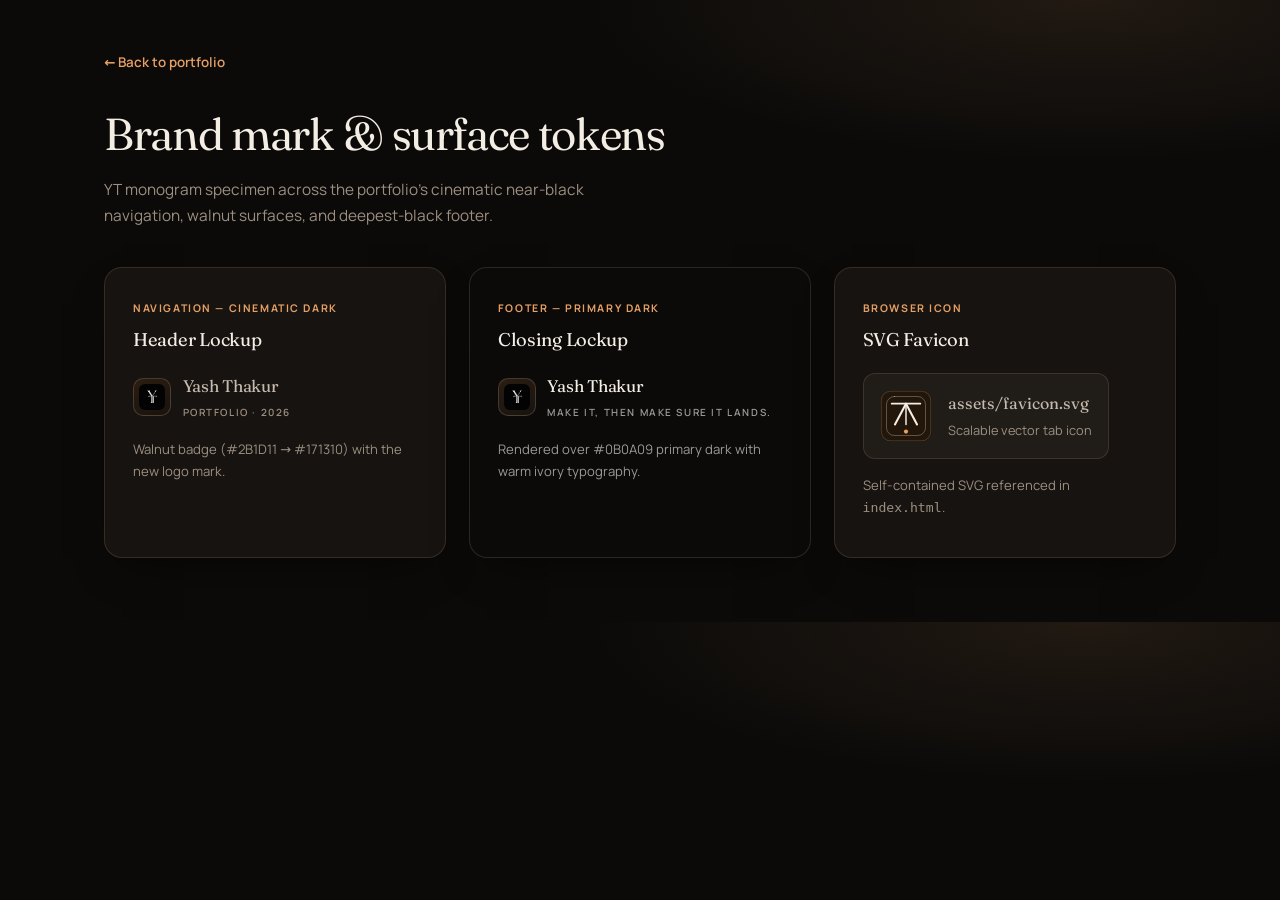
<file: logo-preview.html>
<!DOCTYPE html>
<html lang="en">
<head>
<meta charset="utf-8">
<meta name="viewport" content="width=device-width, initial-scale=1">
<title>Brand System &amp; Monogram — Yash Thakur · 2026</title>
<link rel="icon" href="assets/favicon.svg" type="image/svg+xml">
<style>
  @font-face {
    font-family: 'Fraunces Variable';
    src: url('assets/fonts/fraunces-normal.woff2') format('woff2-variations');
    font-weight: 100 900;
    font-style: normal;
    font-display: swap;
  }
  @font-face {
    font-family: 'Manrope Variable';
    src: url('assets/fonts/manrope.woff2') format('woff2-variations');
    font-weight: 200 800;
    font-style: normal;
    font-display: swap;
  }
  :root {
    --dark: #0B0A09;
    --dark-2: #171310;
    --amber: #E6A064;
    --accent: #C77A42;
    --ivory: #F3EDE4;
    --ink: #C4B9AD;
    --muted: #9C8F80;
    --border: rgba(222, 171, 128, 0.16);
  }
  * { box-sizing: border-box; }
  body {
    margin: 0;
    font-family: 'Manrope Variable', system-ui, sans-serif;
    background:
      radial-gradient(ellipse 60% 40% at 85% 0%, rgba(230, 160, 100, 0.10) 0%, transparent 65%),
      var(--dark);
    color: var(--ink);
    line-height: 1.65;
    -webkit-font-smoothing: antialiased;
  }
  .wrap { max-width: 1120px; margin: 0 auto; padding: 3rem 1.5rem 4rem; }
  .back {
    display: inline-flex;
    align-items: center;
    gap: 0.45rem;
    font-size: 0.84rem;
    font-weight: 600;
    color: var(--amber);
    text-decoration: none;
    margin-bottom: 1.5rem;
  }
  .back:hover { color: var(--ivory); }
  h1 {
    color: var(--ivory);
    font-family: 'Fraunces Variable', Georgia, serif;
    font-size: clamp(2rem, 4vw, 2.8rem);
    font-weight: 380;
    letter-spacing: -0.03em;
    margin: 0 0 0.4rem;
  }
  .subtitle { color: var(--muted); font-size: 0.96rem; margin: 0 0 2.4rem; max-width: 60ch; }
  .grid { display: grid; grid-template-columns: repeat(auto-fit, minmax(290px, 1fr)); gap: 1.4rem; }
  .card {
    background: var(--dark-2);
    border: 1px solid var(--border);
    border-radius: 18px;
    padding: 1.6rem 1.75rem;
    box-shadow: 0 18px 40px -18px rgba(0, 0, 0, 0.60);
  }
  .card--dark {
    background: var(--dark);
    color: var(--ivory);
    border-color: rgba(245, 241, 235, 0.12);
  }
  .card h2 {
    color: var(--ivory);
    font-family: 'Fraunces Variable', Georgia, serif;
    font-size: 1.15rem;
    margin: 0 0 1.1rem;
    letter-spacing: -0.015em;
    font-weight: 400;
  }
  .label {
    display: inline-block;
    font-size: 0.66rem;
    text-transform: uppercase;
    letter-spacing: 0.15em;
    color: var(--amber);
    font-weight: 700;
    margin-bottom: 0.45rem;
  }
  .card--dark .label { color: var(--amber); }
  .brand {
    display: inline-flex;
    align-items: center;
    gap: 0.72rem;
    text-decoration: none;
    color: inherit;
    font-family: 'Fraunces Variable', Georgia, serif;
    font-size: 1.05rem;
    letter-spacing: -0.015em;
  }
  .brand-mark {
    width: 38px;
    height: 38px;
    padding: 5px;
    border-radius: 10px;
    background: linear-gradient(155deg, #2B1D11 0%, #171310 100%);
    border: 1px solid rgba(222, 171, 128, 0.24);
    color: var(--ivory);
    flex-shrink: 0;
  }
  .brand-mark svg { width: 100%; height: 100%; }
  .brand-mark img { width: 100%; height: 100%; object-fit: contain; display: block; border-radius: 6px; }
  .brand-sub {
    display: block;
    font-family: 'Manrope Variable', system-ui, sans-serif;
    font-size: 0.62rem;
    letter-spacing: 0.16em;
    text-transform: uppercase;
    color: var(--muted);
    font-weight: 600;
    margin-top: 0.25rem;
  }
  .card--dark .brand-sub { color: rgba(245, 241, 235, 0.62); }
  .fav-preview {
    background: rgba(243, 237, 228, 0.04);
    border: 1px solid var(--border);
    border-radius: 12px;
    padding: 1rem;
    display: inline-flex;
    align-items: center;
    gap: 1rem;
  }
  .fav-preview img { width: 52px; height: 52px; border-radius: 10px; }
  .note { font-size: 0.82rem; color: var(--muted); margin-top: 1rem; }
  .card--dark .note { color: rgba(245, 241, 235, 0.62); }
</style>
</head>
<body>
<div class="wrap">
  <a class="back" href="index.html">← Back to portfolio</a>
  <h1>Brand mark &amp; surface tokens</h1>
  <p class="subtitle">YT monogram specimen across the portfolio’s cinematic near-black navigation, walnut surfaces, and deepest-black footer.</p>

  <div class="grid">
    <article class="card">
      <span class="label">Navigation — Cinematic Dark</span>
      <h2>Header Lockup</h2>
      <a class="brand" href="index.html">
        <span class="brand-mark" aria-hidden="true">
          <img src="assets/img/yf-logo.png" alt="" width="40" height="40">
        </span>
        <span>Yash Thakur<span class="brand-sub">Portfolio · 2026</span></span>
      </a>
      <p class="note">Walnut badge (#2B1D11 → #171310) with the new logo mark.</p>
    </article>

    <article class="card card--dark">
      <span class="label">Footer — Primary Dark</span>
      <h2>Closing Lockup</h2>
      <a class="brand" href="index.html#contact">
        <span class="brand-mark" aria-hidden="true" style="border: 1px solid rgba(245,241,235,0.16);">
          <img src="assets/img/yf-logo.png" alt="" width="40" height="40">
        </span>
        <span>Yash Thakur<span class="brand-sub">Make it, then make sure it lands.</span></span>
      </a>
      <p class="note">Rendered over #0B0A09 primary dark with warm ivory typography.</p>
    </article>

    <article class="card">
      <span class="label">Browser Icon</span>
      <h2>SVG Favicon</h2>
      <div class="fav-preview">
        <img src="assets/favicon.svg" alt="Yash Thakur YT favicon" width="52" height="52">
        <div>
          <strong style="font-family:'Fraunces Variable',serif; font-weight:420;">assets/favicon.svg</strong><br>
          <span style="font-size:0.8rem; color:var(--muted);">Scalable vector tab icon</span>
        </div>
      </div>
      <p class="note">Self-contained SVG referenced in <code>index.html</code>.</p>
    </article>
  </div>
</div>
</body>
</html>
</file>
<file: css/styles.css>
/* =========================================================
   Yash Thakur — Portfolio · 2026
   Spatial, Minimal, Cinematic & Editorial Design System
   Typography: Fraunces Variable · Manrope Variable · Caveat Variable
   ========================================================= */

@font-face {
  font-family: 'Fraunces Variable';
  src: url('../assets/fonts/fraunces-normal.woff2') format('woff2-variations');
  font-weight: 100 900;
  font-style: normal;
  font-display: swap;
}
@font-face {
  font-family: 'Fraunces Variable';
  src: url('../assets/fonts/fraunces-italic.woff2') format('woff2-variations');
  font-weight: 100 900;
  font-style: italic;
  font-display: swap;
}
@font-face {
  font-family: 'Manrope Variable';
  src: url('../assets/fonts/manrope.woff2') format('woff2-variations');
  font-weight: 200 800;
  font-style: normal;
  font-display: swap;
}
@font-face {
  font-family: 'Caveat Variable';
  src: url('../assets/fonts/caveat.woff2') format('woff2-variations');
  font-weight: 400 700;
  font-style: normal;
  font-display: swap;
}

/* =========================================================
   1. DESIGN TOKENS
   ========================================================= */
:root {
  /* =====================================================
     CINEMATIC WARM-DARK SYSTEM (source of truth: hero)
     Near-black fields, burnt-orange / amber environmental
     light, warm off-white type. Sage green survives ONLY
     as a semantic signal (availability pulse, form success).
     ===================================================== */
  --bg-dark-primary: #0B0A09;   /* primary background */
  --bg-dark-secondary: #100E0C; /* secondary background */
  --bg-dark-elevated: #171310;  /* elevated surface */
  --surface-warm: #1E1712;      /* warm surface */
  --surface-walnut: #241A11;    /* richest warm surface (hover/focal) */
  --bg-deepest: #080706;        /* footer / lightbox floor */

  /* RGB triplets for shared atmosphere gradients */
  --c-amber: 230, 160, 100;
  --c-burnt: 199, 122, 66;
  --c-brown: 122, 74, 38;
  --c-ivory: 243, 237, 228;

  /* Warm accent family */
  --accent: #C77A42;            /* burnt orange */
  --accent-bright: #E6A064;     /* amber glow */
  --accent-pale: #EFC39B;       /* palest amber for small text on dark */
  --accent-deep: #8C4F26;
  --ink-on-accent: #1B1108;     /* text on amber fills (5.5:1+ on --accent) */

  /* Restrained sage — semantic only: availability + success */
  --sage: #3E9B7A;
  --sage-bright: #57C496;
  --sage-deep: #1E3A30;

  --ivory: #F3EDE4;             /* warm off-white: primary text / CTA fill */
  --ivory-deep: #E7DCCB;
  --soft-white: #FFFBF4;

  /* Text on dark (WCAG AA+ calibrated against #0B0A09 / #171310) */
  --ink: #F3EDE4;               /* headings & primary text 17.0:1 */
  --ink-body: #C4B9AD;          /* body copy 10.3:1 */
  --muted: #9C8F80;             /* secondary text 6.3:1 on bg, 5.6:1 on warmest surface */
  --muted-subtle: #7E7367;      /* decorative rules & large accents only */

  --text-light: #F3EDE4;
  --text-light-body: rgba(243, 237, 228, 0.78);
  --text-light-muted: rgba(243, 237, 228, 0.60);

  --error: #E08A7D;
  --error-light: #F0A196;

  /* Delicate warm architectural borders */
  --border-light: rgba(222, 171, 128, 0.12);
  --border-light-strong: rgba(222, 171, 128, 0.24);
  --border-dark: rgba(243, 237, 228, 0.09);
  --border-dark-strong: rgba(243, 237, 228, 0.19);

  /* Spatial depth on dark: deep ambient shade + warm edge light */
  --shadow-xs: 0 1px 2px rgba(0, 0, 0, 0.45);
  --shadow-card:
    0 1px 2px rgba(0, 0, 0, 0.40),
    0 18px 40px -18px rgba(0, 0, 0, 0.60);
  --shadow-card-hover:
    0 2px 4px rgba(0, 0, 0, 0.45),
    0 26px 54px -18px rgba(0, 0, 0, 0.65),
    0 18px 44px -22px rgba(199, 122, 66, 0.35);
  --shadow-elevated:
    0 28px 60px -24px rgba(0, 0, 0, 0.70);
  --specular-light: inset 0 1px 0 rgba(243, 237, 228, 0.055);
  --specular-dark: inset 0 1px 0 rgba(243, 237, 228, 0.07);

  /* Legacy aliases — old names now resolve into the warm system
     so component/print references can never resurrect the old
     emerald-on-cream or rose themes. Prefer the tokens above. */
  --emerald-deep: var(--sage-deep);
  --emerald-deeper: #152A23;
  --emerald-accent: var(--sage);
  --emerald-soft: rgba(62, 155, 122, 0.12);
  --rose-glow: rgba(199, 122, 66, 0.16);
  --rose-soft: var(--accent-bright);
  --rose-ink: var(--accent-bright);

  /* Typography */
  --font-display: 'Fraunces Variable', Georgia, 'Times New Roman', serif;
  --font-body: 'Manrope Variable', system-ui, -apple-system, 'Helvetica Neue', Arial, sans-serif;
  --font-hand: 'Caveat Variable', 'Segoe Script', cursive;

  /* Spatial Rhythm & Radii */
  --wrap: 1240px;
  --pad: clamp(20px, 4.6vw, 56px);
  --header-h: 74px;
  --radius-xs: 6px;
  --radius-sm: 10px;
  --radius-md: 16px;
  --radius-lg: 22px;
  --radius-pill: 999px;

  /* Motion */
  --ease: cubic-bezier(0.22, 0.61, 0.36, 1);
  --ease-out: cubic-bezier(0.16, 1, 0.3, 1);
}

/* =========================================================
   2. RESET & GLOBAL BASE
   ========================================================= */
*, *::before, *::after {
  box-sizing: border-box;
}

html {
  -webkit-text-size-adjust: 100%;
  scroll-padding-top: calc(var(--header-h) + 20px);
}

@media (prefers-reduced-motion: no-preference) {
  html {
    scroll-behavior: smooth;
  }
}

[id] {
  scroll-margin-top: calc(var(--header-h) + 20px);
}

body {
  margin: 0;
  background: var(--bg-dark-primary);
  color: var(--ink-body);
  font-family: var(--font-body);
  font-size: clamp(0.98rem, 0.94rem + 0.18vw, 1.05rem);
  line-height: 1.72;
  font-weight: 400;
  -webkit-font-smoothing: antialiased;
  -moz-osx-font-smoothing: grayscale;
  text-rendering: optimizeLegibility;
  overflow-x: hidden;
}

body.is-locked {
  overflow: hidden;
}

/* Restrained cinema grain unifying every dark surface with the hero */
body::before {
  content: "";
  position: fixed;
  inset: 0;
  z-index: 40;
  pointer-events: none;
  opacity: 0.05;
  mix-blend-mode: overlay;
  background-image: url("data:image/svg+xml,%3Csvg xmlns='http://www.w3.org/2000/svg' width='180' height='180'%3E%3Cfilter id='n'%3E%3CfeTurbulence type='fractalNoise' baseFrequency='0.82' numOctaves='3' stitchTiles='stitch'/%3E%3CfeColorMatrix type='saturate' values='0'/%3E%3C/filter%3E%3Crect width='180' height='180' filter='url(%23n)' opacity='0.6'/%3E%3C/svg%3E");
}

img, svg {
  display: block;
  max-width: 100%;
}

img {
  height: auto;
}

button, input, select, textarea {
  font: inherit;
  color: inherit;
}

a {
  color: inherit;
}

h1, h2, h3, p, ul, ol, figure, blockquote, dl, dd {
  margin: 0;
}

ul, ol {
  list-style: none;
  padding: 0;
}

::selection {
  background: var(--accent);
  color: var(--ink-on-accent);
}

:where(a, button, input, select, textarea, [tabindex]):focus-visible {
  outline: 2px solid var(--accent-bright);
  outline-offset: 3px;
  border-radius: 4px;
}

/* =========================================================
   3. TYPOGRAPHY & EDITORIAL PRIMITIVES
   ========================================================= */
.wrap {
  max-width: var(--wrap);
  margin-inline: auto;
  padding-inline: var(--pad);
}

.sr-only {
  position: absolute;
  width: 1px;
  height: 1px;
  padding: 0;
  margin: -1px;
  overflow: hidden;
  clip: rect(0 0 0 0);
  clip-path: inset(50%);
  white-space: nowrap;
  border: 0;
}

.skip-link {
  position: absolute;
  left: 50%;
  top: 0;
  transform: translate(-50%, -130%);
  z-index: 200;
  background: var(--accent-bright);
  color: var(--ink-on-accent);
  padding: 0.7rem 1.3rem;
  border-radius: 0 0 var(--radius-xs) var(--radius-xs);
  text-decoration: none;
  font-size: 0.88rem;
  font-weight: 600;
  transition: transform 0.2s var(--ease);
}

.skip-link:focus {
  transform: translate(-50%, 0);
}

.tabular {
  font-variant-numeric: tabular-nums;
  letter-spacing: 0.02em;
}

h1, h2, h3 {
  font-family: var(--font-display);
  font-weight: 380;
  color: var(--ink);
  font-optical-sizing: auto;
  font-variation-settings: "SOFT" 10, "WONK" 1;
  text-wrap: balance;
}

h2 {
  font-size: clamp(2.1rem, 4.1vw, 3.45rem);
  line-height: 1.04;
  letter-spacing: -0.028em;
}

h3 {
  font-size: clamp(1.18rem, 1.45vw, 1.38rem);
  line-height: 1.24;
  letter-spacing: -0.015em;
  font-weight: 420;
}

.lede {
  font-size: clamp(1.08rem, 1.02rem + 0.38vw, 1.28rem);
  line-height: 1.68;
  color: var(--ink);
  font-weight: 420;
}

.lede--light {
  color: rgba(245, 241, 235, 0.86);
}

.hand {
  font-family: var(--font-hand);
  font-size: 1.32rem;
  line-height: 1.15;
  color: var(--accent-bright);
  font-weight: 500;
  display: inline-block;
  transform: rotate(-1.5deg);
}

.hand--light {
  color: var(--accent-pale);
}

.dot {
  color: var(--accent-bright);
}

.dot--rose {
  color: var(--accent-bright);
}

/* =====================================================
   SECTION ATMOSPHERE — one shared background system.
   Every section is the same near-black room; only the
   position and strength of its warm light changes.
   Tune per section via --glow-* / --section-bg below,
   never by redeclaring a bespoke background stack.
   ===================================================== */
.section {
  --section-bg: var(--bg-dark-primary);
  --glow-1-x: 84%;
  --glow-1-y: -6%;
  --glow-1-a: 0.10;
  --glow-2-x: 6%;
  --glow-2-y: 108%;
  --glow-2-a: 0.07;

  position: relative;
  padding-block: clamp(5rem, 9vw, 8.2rem);
  isolation: isolate;
  color: var(--ink-body);
  background:
    radial-gradient(ellipse 58% 44% at var(--glow-1-x) var(--glow-1-y),
      rgba(var(--c-amber), var(--glow-1-a)) 0%, transparent 68%),
    radial-gradient(ellipse 52% 42% at var(--glow-2-x) var(--glow-2-y),
      rgba(var(--c-brown), var(--glow-2-a)) 0%, transparent 70%),
    linear-gradient(180deg,
      var(--section-bg) 0%,
      var(--bg-dark-primary) 100%);
}

/* About · Track record · Hobbies — soft, offset editorial light */
.section--light {
  --section-bg: var(--bg-dark-primary);
}

/* About — the hero's glow continues, drifting to the upper right */
#about {
  --glow-1-x: 88%;
  --glow-1-y: -4%;
  --glow-1-a: 0.13;
  --glow-2-x: 2%;
  --glow-2-y: 104%;
  --glow-2-a: 0.08;
}

/* Track record — quieter, low light from the left edge */
#track {
  --glow-1-x: 4%;
  --glow-1-y: 6%;
  --glow-1-a: 0.08;
  --glow-2-x: 94%;
  --glow-2-y: 100%;
  --glow-2-a: 0.06;
}

/* Hobbies — lamplight pooling behind the studio photographs */
#hobbies {
  --glow-1-x: 16%;
  --glow-1-y: 10%;
  --glow-1-a: 0.12;
  --glow-2-x: 92%;
  --glow-2-y: 104%;
  --glow-2-a: 0.07;
}

/* Strengths — a degree deeper field, light raking from the left */
.section--ivory {
  --section-bg: var(--bg-dark-secondary);
  --glow-1-x: 10%;
  --glow-1-y: -6%;
  --glow-1-a: 0.10;
  --glow-2-x: 92%;
  --glow-2-y: 106%;
  --glow-2-a: 0.08;
  border-block: 1px solid rgba(var(--c-amber), 0.07);
}

.section-head {
  margin-bottom: clamp(2.4rem, 4.5vw, 3.8rem);
}

.section-head--split {
  display: grid;
  grid-template-columns: minmax(0, 1.25fr) minmax(0, 0.75fr);
  gap: clamp(1.5rem, 4vw, 4.5rem);
  align-items: end;
}

.section-label {
  display: inline-flex;
  align-items: center;
  gap: 0.65rem;
  font-size: 0.71rem;
  font-weight: 700;
  letter-spacing: 0.18em;
  text-transform: uppercase;
  color: var(--muted);
  margin-bottom: 0.95rem;
}

.section-label span {
  display: inline-grid;
  place-items: center;
  min-width: 1.85rem;
  padding: 0.16rem 0.42rem;
  border-radius: var(--radius-pill);
  background: rgba(var(--c-amber), 0.09);
  border: 1px solid rgba(var(--c-amber), 0.24);
  color: var(--accent-bright);
  font-variant-numeric: tabular-nums;
  letter-spacing: 0.08em;
}

.section-label::after {
  content: "";
  height: 1px;
  width: 38px;
  background: linear-gradient(90deg, rgba(var(--c-amber), 0.45), rgba(var(--c-amber), 0.05));
}

/* All sections are dark now; the --light variant is kept as the
   same treatment with a fractionally brighter label for the
   deepest chambers (Team fit, Contact). */
.section-label--light {
  color: rgba(243, 237, 228, 0.72);
}

.section-label--light span {
  background: rgba(var(--c-amber), 0.12);
  border-color: rgba(var(--c-amber), 0.32);
  color: var(--accent-pale);
}

.section-label--light::after {
  background: linear-gradient(90deg, rgba(var(--c-amber), 0.55), rgba(var(--c-amber), 0.06));
}

.section-intro {
  color: var(--muted);
  font-size: 0.98rem;
  line-height: 1.68;
  max-width: 36ch;
}

/* =========================================================
   4. BUTTONS, LINKS & LIVE INDICATORS
   ========================================================= */
.btn {
  --btn-bg: var(--ivory);
  --btn-fg: #171008;
  --btn-border: var(--ivory);
  display: inline-flex;
  align-items: center;
  justify-content: center;
  gap: 0.55rem;
  padding: 0.9rem 1.48rem;
  background: var(--btn-bg);
  color: var(--btn-fg);
  border: 1px solid var(--btn-border);
  border-radius: var(--radius-pill);
  font-size: 0.88rem;
  font-weight: 600;
  letter-spacing: 0.01em;
  text-decoration: none;
  cursor: pointer;
  box-shadow: var(--shadow-xs);
  transition:
    background-color 0.26s var(--ease),
    color 0.26s var(--ease),
    border-color 0.26s var(--ease),
    transform 0.26s var(--ease),
    box-shadow 0.26s var(--ease);
}

.btn .icon {
  width: 17px;
  height: 17px;
  transition: transform 0.25s var(--ease);
}

.btn:hover {
  transform: translateY(-1.5px);
}

.btn:hover .icon {
  transform: translateX(3px);
}

.btn:active {
  transform: translateY(0);
}

.btn--sm {
  padding: 0.56rem 1.08rem;
  font-size: 0.81rem;
}

.btn--full {
  width: 100%;
}

/* Primary action — warm ivory pill, exactly matching the hero CTA.
   (Class names are the markup API and are retained from the
   previous theme; both variants now resolve to this treatment.) */
.btn--emerald,
.btn--ivory {
  --btn-bg: var(--ivory);
  --btn-fg: #171008;
  --btn-border: var(--ivory);
  box-shadow: 0 10px 26px -12px rgba(199, 122, 66, 0.35);
}

.btn--emerald:hover,
.btn--ivory:hover {
  background: var(--accent-bright);
  border-color: var(--accent-bright);
  color: var(--ink-on-accent);
  box-shadow: 0 14px 32px -12px rgba(230, 160, 100, 0.55);
}

.link-arrow {
  position: relative;
  display: inline-flex;
  align-items: center;
  gap: 0.45rem;
  color: var(--ink);
  font-weight: 600;
  font-size: 0.92rem;
  text-decoration: none;
  padding-bottom: 0.16rem;
  border-bottom: 1px solid var(--border-light-strong);
  transition: color 0.22s var(--ease), border-color 0.22s var(--ease);
}

.link-arrow::after {
  content: "→";
  font-weight: 500;
  transition: transform 0.25s var(--ease);
}

.link-arrow:hover {
  color: var(--accent-bright);
  border-color: var(--accent);
}

.link-arrow:hover::after {
  transform: translateX(4px);
}

/* Sage survives here only: green means "available". */
.pulse {
  display: inline-block;
  width: 7px;
  height: 7px;
  border-radius: 50%;
  background: var(--sage-bright);
  margin-right: 0.42rem;
  flex-shrink: 0;
  box-shadow: 0 0 0 0 rgba(87, 196, 150, 0.5);
  animation: pulse 2.8s infinite;
}

.pulse--emerald {
  background: var(--sage-bright);
  box-shadow: 0 0 0 0 rgba(87, 196, 150, 0.5);
}

@keyframes pulse {
  0% { box-shadow: 0 0 0 0 rgba(87, 196, 150, 0.45); }
  70% { box-shadow: 0 0 0 7px rgba(87, 196, 150, 0); }
  100% { box-shadow: 0 0 0 0 rgba(87, 196, 150, 0); }
}

/* =========================================================
   5. NAVIGATION & MOBILE DRAWER
   ========================================================= */
.site-header {
  position: sticky;
  top: 0;
  z-index: 60;
  background: rgba(11, 10, 9, 0.80);
  backdrop-filter: blur(16px) saturate(140%);
  -webkit-backdrop-filter: blur(16px) saturate(140%);
  border-bottom: 1px solid rgba(var(--c-amber), 0.10);
  transition: background-color 0.3s var(--ease), box-shadow 0.3s var(--ease), border-color 0.3s var(--ease);
}

.site-header.is-scrolled {
  background: rgba(11, 10, 9, 0.94);
  border-bottom-color: rgba(var(--c-amber), 0.18);
  box-shadow: 0 12px 32px -16px rgba(0, 0, 0, 0.65);
}

.header-inner {
  height: var(--header-h);
  display: flex;
  align-items: center;
  justify-content: space-between;
  gap: 1.25rem;
}

.brand {
  display: inline-flex;
  align-items: center;
  gap: 0.72rem;
  text-decoration: none;
  color: var(--ink);
  flex-shrink: 0;
}

.brand-mark {
  width: 38px;
  height: 38px;
  padding: 5px;
  border-radius: 10px;
  background: linear-gradient(155deg, #2B1D11 0%, #171310 100%);
  border: 1px solid rgba(var(--c-amber), 0.22);
  color: var(--ivory);
  flex-shrink: 0;
  box-shadow:
    inset 0 1px 0 rgba(var(--c-amber), 0.22),
    0 6px 16px -6px rgba(0, 0, 0, 0.60);
  transition: transform 0.25s var(--ease), border-color 0.25s var(--ease), background-color 0.25s var(--ease);
}

.brand:hover .brand-mark {
  transform: translateY(-1px);
  border-color: rgba(var(--c-amber), 0.48);
}

.brand-mark svg,
.brand-mark img {
  width: 100%;
  height: 100%;
  object-fit: contain;
  display: block;
  border-radius: 6px;
}

.brand-text {
  display: flex;
  flex-direction: column;
  font-family: var(--font-display);
  font-size: 1.05rem;
  font-weight: 420;
  line-height: 1.05;
  letter-spacing: -0.015em;
}

.brand-sub {
  font-family: var(--font-body);
  font-size: 0.62rem;
  letter-spacing: 0.16em;
  text-transform: uppercase;
  color: var(--muted);
  margin-top: 0.3rem;
  font-weight: 600;
}

/* Pill Navigation Rail */
.nav-desktop ul {
  display: flex;
  align-items: center;
  gap: 0.2rem;
  padding: 0.26rem;
  background: rgba(var(--c-ivory), 0.035);
  border: 1px solid rgba(var(--c-amber), 0.13);
  border-radius: var(--radius-pill);
  box-shadow: var(--specular-light);
}

.nav-desktop a {
  display: block;
  padding: 0.46rem 0.85rem;
  border-radius: var(--radius-pill);
  font-size: 0.79rem;
  font-weight: 550;
  color: var(--ink-body);
  text-decoration: none;
  transition:
    background-color 0.24s var(--ease),
    color 0.24s var(--ease),
    box-shadow 0.24s var(--ease);
}

.nav-desktop a:hover {
  color: var(--soft-white);
  background: rgba(var(--c-amber), 0.09);
}

.nav-desktop a[aria-current="true"] {
  background: rgba(var(--c-amber), 0.16);
  color: var(--accent-pale);
  box-shadow: inset 0 0 0 1px rgba(var(--c-amber), 0.30);
}

.header-actions {
  display: flex;
  align-items: center;
  gap: 0.75rem;
}

.header-cta.is-active {
  background: var(--accent-bright);
  border-color: var(--accent-bright);
  color: var(--ink-on-accent);
}

/* Subtle top scroll progress bar */
.scroll-progress {
  position: absolute;
  left: 0;
  right: 0;
  bottom: -1px;
  height: 1.5px;
  pointer-events: none;
  overflow: hidden;
}

.scroll-progress span {
  display: block;
  width: 100%;
  height: 100%;
  background: linear-gradient(90deg, var(--accent-deep), var(--accent), var(--accent-bright));
  transform: scaleX(0);
  transform-origin: left center;
}

/* Mobile Menu Toggle & Overlay */
.menu-toggle {
  display: none;
  width: 44px;
  height: 44px;
  border: 1px solid rgba(var(--c-amber), 0.24);
  background: rgba(var(--c-ivory), 0.04);
  border-radius: 50%;
  cursor: pointer;
  align-items: center;
  justify-content: center;
  transition: border-color 0.2s var(--ease), background-color 0.2s var(--ease);
}

.menu-toggle:hover {
  border-color: rgba(var(--c-amber), 0.52);
  background: rgba(var(--c-amber), 0.10);
}

.menu-toggle-lines {
  display: block;
  width: 18px;
  position: relative;
}

.menu-toggle-lines span {
  display: block;
  height: 1.5px;
  background: var(--ink);
  transition: transform 0.3s var(--ease), opacity 0.2s var(--ease);
}

.menu-toggle-lines span + span {
  margin-top: 5px;
}

.menu-toggle[aria-expanded="true"] .menu-toggle-lines span:first-child {
  transform: translateY(3.25px) rotate(45deg);
}

.menu-toggle[aria-expanded="true"] .menu-toggle-lines span:last-child {
  transform: translateY(-3.25px) rotate(-45deg);
}

.mobile-menu {
  position: fixed;
  inset: 0;
  z-index: 55;
  background:
    radial-gradient(ellipse 80% 46% at 88% 6%, rgba(var(--c-amber), 0.14) 0%, transparent 66%),
    radial-gradient(ellipse 70% 42% at 8% 100%, rgba(var(--c-brown), 0.10) 0%, transparent 68%),
    var(--bg-dark-primary);
  padding: calc(var(--header-h) + 1.8rem) var(--pad) 2rem;
  display: flex;
  flex-direction: column;
  justify-content: space-between;
  gap: 1.5rem;
  opacity: 0;
  visibility: hidden;
  transform: translateY(-10px);
  transition: opacity 0.28s var(--ease), transform 0.28s var(--ease), visibility 0.28s;
  overflow-y: auto;
}

.mobile-menu[hidden] {
  display: flex;
}

.mobile-menu.is-open {
  opacity: 1;
  visibility: visible;
  transform: none;
}

.mobile-nav-list {
  display: flex;
  flex-direction: column;
}

.mobile-nav-list a {
  display: flex;
  align-items: baseline;
  gap: 1rem;
  font-family: var(--font-display);
  font-size: clamp(1.65rem, 6.5vw, 2.35rem);
  line-height: 1.18;
  color: var(--ink);
  text-decoration: none;
  padding: 0.72rem 0.2rem;
  border-bottom: 1px solid var(--border-light);
  transition: color 0.2s var(--ease), padding-left 0.25s var(--ease);
}

.mobile-nav-list a span {
  font-family: var(--font-body);
  font-size: 0.68rem;
  font-weight: 700;
  letter-spacing: 0.14em;
  color: var(--accent-bright);
  font-variant-numeric: tabular-nums;
}

.mobile-nav-list a:hover,
.mobile-nav-list a[aria-current="true"] {
  color: var(--accent-pale);
  padding-left: 0.55rem;
}

.mobile-menu-foot {
  padding-top: 1.4rem;
  display: grid;
  gap: 0.75rem;
}

.mobile-menu-foot a {
  justify-self: start;
  overflow-wrap: anywhere;
}

.mobile-menu-foot p {
  font-size: 0.82rem;
  color: var(--muted);
  display: flex;
  align-items: center;
}

/* =========================================================
   6. HERO LEGACY FALLBACK + SPATIAL METRICS PLINTH & TICKER
   ========================================================= */
.hero {
  position: relative;
  padding-block: clamp(3rem, 6vw, 5.5rem);
  background:
    radial-gradient(ellipse 62% 55% at 88% 4%, rgba(var(--c-amber), 0.13) 0%, transparent 64%),
    radial-gradient(ellipse 55% 48% at 6% 100%, rgba(var(--c-brown), 0.10) 0%, transparent 66%),
    var(--bg-dark-primary);
}

.hero-grid {
  display: grid;
  grid-template-columns: minmax(0, 1.15fr) minmax(0, 0.85fr);
  gap: clamp(2rem, 4.5vw, 4.5rem);
  align-items: center;
}

.eyebrow {
  font-size: 0.72rem;
  letter-spacing: 0.16em;
  text-transform: uppercase;
  font-weight: 700;
  color: var(--muted);
  display: flex;
  align-items: center;
  gap: 0.8rem;
  margin-bottom: 1.4rem;
}

.eyebrow-rule {
  width: 38px;
  height: 1px;
  background: var(--accent);
  flex-shrink: 0;
}

.hero h1 {
  font-size: clamp(3.1rem, 6.2vw, 5.6rem);
  line-height: 0.98;
  letter-spacing: -0.04em;
}

.hero h1 em {
  display: block;
  font-style: italic;
  color: var(--accent-pale);
}

.hero-lead {
  max-width: 48ch;
  margin-top: 1.5rem;
  font-size: clamp(1rem, 0.96rem + 0.3vw, 1.16rem);
  line-height: 1.72;
}

.hero-actions {
  display: flex;
  flex-wrap: wrap;
  align-items: center;
  gap: 1.35rem;
  margin-top: 1.85rem;
}

.hero-note {
  margin-top: 1.25rem;
  font-size: 0.82rem;
  color: var(--muted);
  display: flex;
  align-items: center;
}

.values-card {
  min-width: 0;
  padding: clamp(1.5rem, 2.8vw, 2.35rem);
  background:
    radial-gradient(ellipse 80% 55% at 100% 0%, rgba(var(--c-amber), 0.12) 0%, transparent 62%),
    linear-gradient(155deg, var(--surface-warm) 0%, #130F0B 100%);
  color: var(--text-light);
  border: 1px solid rgba(var(--c-amber), 0.20);
  border-radius: var(--radius-lg);
  box-shadow: var(--shadow-elevated), var(--specular-dark);
}

.values-card-top {
  display: flex;
  align-items: center;
  justify-content: space-between;
  gap: 1rem;
  margin-bottom: 1.5rem;
}

.values-kicker {
  font-size: 0.66rem;
  font-weight: 700;
  letter-spacing: 0.16em;
  color: var(--accent-bright);
}

.values-monogram {
  border: 1px solid var(--border-dark-strong);
  border-radius: 50%;
  width: 40px;
  height: 40px;
  display: grid;
  place-items: center;
  font-family: var(--font-display);
  font-size: 0.9rem;
  overflow: hidden;
}

.values-monogram img {
  width: 100%;
  height: 100%;
  object-fit: cover;
  border-radius: 50%;
  display: block;
}

.values-card h2 {
  color: var(--soft-white);
  font-size: clamp(1.85rem, 2.6vw, 2.45rem);
}

.values-intro {
  color: var(--text-light-body);
  font-size: 0.88rem;
  margin-top: 0.85rem;
  max-width: 36ch;
}

.values-list {
  margin-top: 1.4rem;
}

.values-list li {
  display: flex;
  gap: 0.9rem;
  border-top: 1px solid var(--border-dark);
  padding: 0.95rem 0;
}

.values-list li > span {
  color: var(--accent-bright);
  font-size: 0.7rem;
  font-weight: 700;
  padding-top: 0.2rem;
  font-variant-numeric: tabular-nums;
}

.values-list h3 {
  color: var(--soft-white);
  font-size: 0.95rem;
  margin-bottom: 0.25rem;
}

.values-list p {
  font-size: 0.82rem;
  color: var(--text-light-body);
}

.values-card-link {
  display: flex;
  justify-content: space-between;
  gap: 0.6rem;
  color: var(--soft-white);
  font-size: 0.78rem;
  text-decoration: none;
  padding-top: 1rem;
  border-top: 1px solid var(--border-dark);
  transition: color 0.2s var(--ease);
}

.values-card-link:hover {
  color: var(--accent-bright);
}

/* Spatial Key Figures Plinth — the hero floor extending downward */
.stats-bar {
  position: relative;
  z-index: 4;
  background:
    radial-gradient(ellipse 46% 120% at 50% -30%, rgba(var(--c-amber), 0.07) 0%, transparent 70%),
    linear-gradient(180deg, var(--bg-dark-primary) 0%, var(--bg-dark-secondary) 100%);
  border-top: 1px solid rgba(var(--c-amber), 0.18);
  border-bottom: 1px solid rgba(var(--c-amber), 0.08);
  box-shadow: inset 0 1px 0 rgba(var(--c-ivory), 0.04);
}

.stats-grid {
  display: grid;
  grid-template-columns: repeat(4, 1fr);
  padding-block: clamp(1.45rem, 2.5vw, 2.05rem);
}

.stat {
  display: flex;
  flex-direction: column;
  gap: 0.3rem;
  padding-inline: clamp(0.9rem, 2.2vw, 2.2rem);
  border-left: 1px solid var(--border-dark);
}

.stat:first-child {
  border-left: 0;
  padding-left: 0;
}

.stat-num {
  font-family: var(--font-display);
  font-size: clamp(1.85rem, 3.1vw, 2.65rem);
  font-weight: 360;
  line-height: 1;
  color: var(--soft-white);
  letter-spacing: -0.03em;
  font-variant-numeric: tabular-nums;
}

.stat-num small {
  font-size: 0.44em;
  letter-spacing: 0;
  color: var(--accent-bright);
  margin-left: 0.15em;
  font-family: var(--font-display);
  font-weight: 400;
}

.stat-label {
  font-size: 0.68rem;
  letter-spacing: 0.14em;
  text-transform: uppercase;
  color: var(--text-light-muted);
  font-weight: 600;
}

/* Walnut Editorial Marquee — a warm band carrying the eye into About */
.ticker {
  overflow: hidden;
  background:
    radial-gradient(ellipse 40% 160% at 22% 50%, rgba(var(--c-amber), 0.10) 0%, transparent 70%),
    linear-gradient(90deg, #191008 0%, #20150A 50%, #171008 100%);
  color: var(--text-light);
  border-bottom: 1px solid rgba(var(--c-amber), 0.12);
  padding-block: 0.92rem;
  box-shadow: inset 0 1px 0 rgba(var(--c-amber), 0.10);
}

.ticker-track {
  display: flex;
  width: max-content;
  align-items: center;
  animation: ticker 50s linear infinite;
  will-change: transform;
}

.ticker-group {
  display: flex;
  flex: 0 0 auto;
  align-items: center;
  gap: 1.8rem;
  padding-right: 1.8rem;
}

.ticker-group span {
  color: rgba(245, 241, 235, 0.92);
  font-family: var(--font-display);
  font-size: clamp(0.96rem, 1.35vw, 1.12rem);
  font-style: italic;
  font-weight: 360;
  line-height: 1.4;
  white-space: nowrap;
}

.ticker-group .ast {
  color: var(--accent-bright);
  font-size: 0.68rem;
  font-style: normal;
  opacity: 0.9;
}

@keyframes ticker {
  from { transform: translateX(0); }
  to { transform: translateX(-50%); }
}

.ticker:hover .ticker-track,
.ticker:focus-within .ticker-track {
  animation-play-state: paused;
}

/* =========================================================
   7. SECTION 01 · ABOUT
   ========================================================= */
.about-grid {
  display: grid;
  grid-template-columns: minmax(0, 1.38fr) minmax(0, 0.88fr);
  gap: clamp(2rem, 5vw, 4.75rem);
  align-items: start;
}

.about-main {
  display: grid;
  gap: clamp(2rem, 3.5vw, 2.8rem);
  min-width: 0;
}

.about-copy {
  min-width: 0;
}

.about-copy > p + p {
  margin-top: 1.2rem;
}

.about-copy .lede {
  margin-bottom: 1.35rem;
  max-width: 56ch;
}

.about-copy > p:not(.lede) {
  max-width: 62ch;
  color: var(--ink-body);
}

.about-signoff {
  margin-top: 1.75rem;
  display: flex;
  align-items: baseline;
  gap: 1.25rem;
}

.signature {
  font-family: var(--font-hand);
  font-size: 2.15rem;
  color: var(--accent-bright);
  transform: rotate(-2deg);
  line-height: 1;
}

.signoff-meta {
  font-size: 0.72rem;
  letter-spacing: 0.14em;
  text-transform: uppercase;
  color: var(--muted);
  font-weight: 600;
}

/* Integrated Working Principles Panel — dark editorial plate
   lit from its top-left corner, like a page under lamplight */
.principles-panel {
  padding: clamp(1.35rem, 2.6vw, 1.9rem);
  border-radius: var(--radius-md);
  background:
    radial-gradient(ellipse 72% 64% at 0% 0%, rgba(var(--c-amber), 0.09) 0%, transparent 62%),
    linear-gradient(165deg, var(--surface-warm) 0%, var(--bg-dark-elevated) 78%);
  border: 1px solid rgba(var(--c-amber), 0.16);
  box-shadow: var(--specular-light), var(--shadow-card);
}

.principles-kicker {
  font-size: 0.68rem;
  font-weight: 700;
  letter-spacing: 0.16em;
  text-transform: uppercase;
  color: var(--accent-bright);
  margin-bottom: 1.15rem;
}

.principles-grid {
  display: grid;
  grid-template-columns: repeat(3, minmax(0, 1fr));
  gap: 1.25rem;
  padding-top: 1.1rem;
  border-top: 1px solid var(--border-light);
}

.principle-item {
  display: grid;
  gap: 0.32rem;
  align-content: start;
}

.principle-idx {
  font-size: 0.68rem;
  font-weight: 700;
  letter-spacing: 0.12em;
  color: var(--accent-bright);
  font-variant-numeric: tabular-nums;
}

.principle-item h3 {
  font-size: 1.05rem;
  color: var(--ink);
}

.principle-item p {
  font-size: 0.85rem;
  line-height: 1.58;
  color: var(--muted);
}

/* Fine warm rules between the three principles on wide layouts */
@media (min-width: 901px) {
  .principle-item + .principle-item {
    border-left: 1px solid rgba(var(--c-amber), 0.12);
    padding-left: 1.25rem;
    margin-left: -0.625rem;
  }
}

/* Personal Metadata Dossier Card — elevated warm surface,
   amber light catching its top-right corner */
.about-aside {
  min-width: 0;
  padding: clamp(1.5rem, 2.8vw, 2.15rem);
  border-radius: var(--radius-lg);
  background:
    radial-gradient(ellipse 85% 52% at 100% 0%, rgba(var(--c-amber), 0.11) 0%, transparent 64%),
    linear-gradient(170deg, var(--surface-warm) 0%, var(--bg-dark-elevated) 70%);
  border: 1px solid rgba(var(--c-amber), 0.18);
  box-shadow: var(--specular-light), var(--shadow-card);
  position: sticky;
  top: calc(var(--header-h) + 2rem);
}

.aside-header {
  display: flex;
  align-items: center;
  justify-content: space-between;
  gap: 1rem;
  padding-bottom: 1.25rem;
  border-bottom: 1px solid var(--border-light);
}

.aside-identity {
  display: flex;
  align-items: center;
  gap: 0.85rem;
}

.aside-avatar {
  width: 50px;
  height: 50px;
  border-radius: 50%;
  object-fit: cover;
  object-position: 50% 24%;
  border: 1.5px solid rgba(var(--c-amber), 0.45);
  box-shadow:
    0 4px 14px rgba(0, 0, 0, 0.50),
    0 0 0 3px rgba(var(--c-amber), 0.10);
}

.profile-label {
  font-size: 0.68rem;
  font-weight: 700;
  letter-spacing: 0.16em;
  text-transform: uppercase;
  color: var(--accent-bright);
}

.aside-sub {
  font-size: 0.78rem;
  color: var(--muted);
  margin-top: 0.1rem;
}

.aside-badge {
  width: 36px;
  height: 36px;
  border-radius: 50%;
  border: 1px solid rgba(var(--c-amber), 0.30);
  background: rgba(var(--c-amber), 0.08);
  display: grid;
  place-items: center;
  font-family: var(--font-display);
  font-size: 0.82rem;
  color: var(--accent-pale);
  overflow: hidden;
}

.aside-badge img {
  width: 100%;
  height: 100%;
  object-fit: cover;
  border-radius: 50%;
  display: block;
}

.detail-list > div {
  display: grid;
  grid-template-columns: minmax(0, 0.9fr) minmax(0, 1.2fr);
  gap: 0.9rem;
  padding-block: 0.92rem;
  border-bottom: 1px solid var(--border-light);
  align-items: baseline;
}

.detail-list dt {
  font-size: 0.67rem;
  letter-spacing: 0.13em;
  text-transform: uppercase;
  color: var(--muted);
  font-weight: 700;
}

.detail-list dd {
  font-size: 0.94rem;
  color: var(--ink);
  font-weight: 500;
  overflow-wrap: anywhere;
}

.aside-foot {
  padding-top: 1.25rem;
}

.aside-note {
  font-size: 0.88rem;
  line-height: 1.6;
  color: var(--muted);
}

.aside-note .hand {
  font-size: 1.28rem;
  display: block;
  margin-bottom: 0.3rem;
}

/* =========================================================
   8. SECTION 02 · STRENGTHS (2×2 SPATIAL GRID)
   ========================================================= */
.strength-grid {
  display: grid;
  grid-template-columns: repeat(2, minmax(0, 1fr));
  gap: clamp(1.15rem, 2.2vw, 1.65rem);
}

.strength-card {
  position: relative;
  display: flex;
  flex-direction: column;
  justify-content: space-between;
  gap: 1.35rem;
  padding: clamp(1.5rem, 2.8vw, 2.2rem);
  border-radius: var(--radius-md);
  background:
    radial-gradient(ellipse 70% 50% at 100% 0%, rgba(var(--c-amber), 0.05) 0%, transparent 60%),
    linear-gradient(168deg, #1B1510 0%, var(--bg-dark-elevated) 72%);
  border: 1px solid rgba(var(--c-amber), 0.13);
  box-shadow: var(--specular-light), var(--shadow-card);
  transition:
    transform 0.32s var(--ease),
    box-shadow 0.32s var(--ease),
    border-color 0.32s var(--ease);
  overflow: hidden;
}

.strength-card::after {
  content: "";
  position: absolute;
  top: 0;
  left: 0;
  right: 0;
  height: 2px;
  background: linear-gradient(90deg, var(--accent-deep), var(--accent), var(--accent-bright));
  opacity: 0;
  transition: opacity 0.32s var(--ease);
}

.strength-card:hover {
  transform: translateY(-3px);
  border-color: rgba(var(--c-amber), 0.34);
  box-shadow: var(--specular-light), var(--shadow-card-hover);
}

.strength-card:hover::after {
  opacity: 1;
}

.strength-card__top {
  display: flex;
  align-items: center;
  justify-content: space-between;
  gap: 1rem;
}

.strength-card__meta {
  display: flex;
  align-items: center;
  gap: 0.75rem;
}

.strength-icon {
  width: 40px;
  height: 40px;
  border-radius: 10px;
  background: rgba(var(--c-amber), 0.08);
  border: 1px solid rgba(var(--c-amber), 0.20);
  color: var(--accent-bright);
  display: grid;
  place-items: center;
  transition: background-color 0.28s var(--ease), color 0.28s var(--ease), border-color 0.28s var(--ease);
}

.strength-icon svg {
  width: 19px;
  height: 19px;
}

.strength-card:hover .strength-icon {
  background: var(--accent);
  border-color: var(--accent);
  color: var(--ink-on-accent);
}

.strength-num {
  font-size: 0.72rem;
  font-weight: 700;
  letter-spacing: 0.14em;
  color: var(--muted);
  font-variant-numeric: tabular-nums;
}

.strength-proof {
  font-size: 1.22rem;
  text-align: right;
}

.strength-card__body h3 {
  margin-bottom: 0.6rem;
}

.strength-card__body p {
  font-size: 0.95rem;
  line-height: 1.68;
  color: var(--ink-body);
}

.tags {
  display: flex;
  flex-wrap: wrap;
  gap: 0.42rem;
  padding-top: 1.05rem;
  border-top: 1px solid var(--border-light);
}

.tags li {
  font-size: 0.67rem;
  letter-spacing: 0.08em;
  text-transform: uppercase;
  font-weight: 600;
  color: var(--muted);
  background: rgba(var(--c-ivory), 0.03);
  border: 1px solid rgba(var(--c-amber), 0.14);
  padding: 0.24rem 0.62rem;
  border-radius: var(--radius-pill);
  transition: border-color 0.25s var(--ease), color 0.25s var(--ease);
}

.strength-card:hover .tags li {
  border-color: rgba(var(--c-amber), 0.32);
  color: var(--accent-pale);
}

/* =========================================================
   9. SECTION 03 · TRACK RECORD (STICKY RAIL & SPATIAL SPINE)
   ========================================================= */
.track-layout {
  display: grid;
  grid-template-columns: minmax(0, 0.78fr) minmax(0, 1.22fr);
  gap: clamp(2.2rem, 5.5vw, 5.2rem);
  align-items: start;
}

.track-rail {
  position: sticky;
  top: calc(var(--header-h) + 2.4rem);
}

.track-rail h2 {
  margin-bottom: 1rem;
}

.track-rail-note {
  margin-top: 2rem;
  padding-top: 1.35rem;
  border-top: 1px solid var(--border-light);
  display: grid;
  gap: 0.65rem;
  justify-items: start;
}

.timeline {
  position: relative;
  display: grid;
  gap: 1.05rem;
}

.timeline::before {
  content: "";
  position: absolute;
  left: 11px;
  top: 1.5rem;
  bottom: 1.5rem;
  width: 1px;
  background: linear-gradient(
    to bottom,
    rgba(var(--c-amber), 0.55) 0%,
    rgba(var(--c-amber), 0.20) 45%,
    rgba(var(--c-amber), 0.06) 100%
  );
}

.timeline-item {
  position: relative;
  display: grid;
  grid-template-columns: 112px minmax(0, 1fr);
  gap: 1.2rem;
  align-items: start;
}

.timeline-marker {
  display: flex;
  align-items: center;
  gap: 0.75rem;
  padding-top: 1.28rem;
  position: relative;
  z-index: 1;
}

.timeline-dot {
  width: 23px;
  height: 23px;
  border-radius: 50%;
  background: var(--bg-dark-primary);
  border: 1.5px solid rgba(var(--c-amber), 0.28);
  display: grid;
  place-items: center;
  flex-shrink: 0;
  transition: border-color 0.28s var(--ease), box-shadow 0.28s var(--ease);
}

.timeline-dot::after {
  content: "";
  width: 7px;
  height: 7px;
  border-radius: 50%;
  background: var(--accent);
  transition: transform 0.28s var(--ease), background-color 0.28s var(--ease);
}

.timeline-item:first-child .timeline-dot {
  border-color: var(--accent-bright);
  box-shadow: 0 0 0 4px rgba(var(--c-amber), 0.14);
}

.timeline-item:hover .timeline-dot {
  border-color: var(--accent-bright);
  box-shadow: 0 0 0 5px rgba(var(--c-amber), 0.14);
}

.timeline-item:hover .timeline-dot::after {
  transform: scale(1.25);
  background: var(--accent-bright);
}

.timeline-year {
  font-size: 0.75rem;
  font-weight: 700;
  letter-spacing: 0.11em;
  text-transform: uppercase;
  color: var(--accent-bright);
  font-variant-numeric: tabular-nums;
}

.timeline-card {
  padding: clamp(1.25rem, 2.2vw, 1.65rem) clamp(1.3rem, 2.5vw, 1.85rem);
  border-radius: var(--radius-md);
  background: rgba(var(--c-ivory), 0.015);
  border: 1px solid rgba(var(--c-amber), 0.11);
  box-shadow: var(--specular-light);
  transition:
    background-color 0.28s var(--ease),
    border-color 0.28s var(--ease),
    box-shadow 0.28s var(--ease),
    transform 0.28s var(--ease);
}

.timeline-item:hover .timeline-card {
  background: var(--bg-dark-elevated);
  border-color: rgba(var(--c-amber), 0.30);
  box-shadow: var(--specular-light), var(--shadow-card);
  transform: translateX(2px);
}

.timeline-card__head {
  display: flex;
  flex-wrap: wrap;
  align-items: baseline;
  justify-content: space-between;
  gap: 0.5rem 1rem;
  margin-bottom: 0.45rem;
}

.timeline-card > h3 {
  margin-bottom: 0.45rem;
}

.timeline-card p {
  font-size: 0.94rem;
  color: var(--ink-body);
  max-width: 62ch;
}

.timeline-metric {
  display: inline-flex;
  align-items: center;
  padding: 0.2rem 0.62rem;
  border-radius: var(--radius-pill);
  background: rgba(var(--c-amber), 0.09);
  border: 1px solid rgba(var(--c-amber), 0.24);
  font-size: 0.67rem;
  font-weight: 700;
  letter-spacing: 0.09em;
  text-transform: uppercase;
  color: var(--accent-pale);
  font-variant-numeric: tabular-nums;
}

/* =========================================================
   10. SECTION 04 · TEAM FIT (WALNUT PITCH CHAMBER)
   The deepest, warmest room on the page — stronger amber
   light than its neighbours, still plainly the same house.
   ========================================================= */
.section--emerald {
  background:
    radial-gradient(ellipse 56% 48% at 14% 12%, rgba(var(--c-amber), 0.16) 0%, transparent 66%),
    radial-gradient(ellipse 64% 56% at 90% 92%, rgba(var(--c-brown), 0.22) 0%, transparent 68%),
    radial-gradient(ellipse 40% 34% at 96% 8%, rgba(30, 58, 48, 0.16) 0%, transparent 70%),
    linear-gradient(165deg, #1D140C 0%, #140F0A 55%, #0D0A07 100%);
  color: var(--text-light-body);
  border-block: 1px solid rgba(var(--c-amber), 0.12);
}

.section--emerald h2 {
  color: var(--soft-white);
}

.fit-top {
  margin-bottom: clamp(2.2rem, 4.2vw, 3.4rem);
}

.fit-top h2 {
  max-width: 20ch;
  font-size: clamp(2.15rem, 4.6vw, 3.7rem);
}

.fit-grid {
  display: grid;
  grid-template-columns: minmax(0, 0.96fr) minmax(0, 1.04fr);
  gap: clamp(1.8rem, 4.5vw, 4rem);
  align-items: stretch;
}

.fit-quote {
  position: relative;
  padding: clamp(1.6rem, 3vw, 2.4rem);
  border-radius: var(--radius-lg);
  background:
    radial-gradient(ellipse 80% 60% at 0% 0%, rgba(var(--c-amber), 0.08) 0%, transparent 60%),
    rgba(8, 6, 4, 0.42);
  border: 1px solid rgba(var(--c-amber), 0.22);
  box-shadow: var(--specular-dark), 0 24px 48px -22px rgba(0, 0, 0, 0.55);
  display: flex;
  flex-direction: column;
  justify-content: space-between;
}

.fit-quote__mark {
  font-family: var(--font-display);
  font-size: 3.4rem;
  line-height: 0.75;
  color: var(--accent-bright);
  opacity: 0.65;
  margin-bottom: 0.6rem;
}

.fit-quote p {
  font-family: var(--font-display);
  font-size: clamp(1.42rem, 2.3vw, 1.95rem);
  line-height: 1.32;
  letter-spacing: -0.02em;
  color: var(--soft-white);
  font-style: italic;
  font-weight: 360;
  font-variation-settings: "SOFT" 30, "WONK" 1;
  text-wrap: pretty;
}

.fit-quote footer {
  margin-top: 1.8rem;
  padding-top: 1rem;
  border-top: 1px solid var(--border-dark);
  font-size: 0.74rem;
  font-weight: 600;
  letter-spacing: 0.14em;
  text-transform: uppercase;
  color: rgba(245, 241, 235, 0.72);
}

.fit-quote footer span {
  color: var(--text-light-muted);
  font-weight: 500;
}

.fit-body {
  display: flex;
  flex-direction: column;
  justify-content: space-between;
  gap: 1.8rem;
}

.fit-body__lede {
  max-width: 54ch;
  color: rgba(245, 241, 235, 0.84);
  font-size: 1.03rem;
  line-height: 1.75;
}

.fit-list {
  display: grid;
  grid-template-columns: repeat(3, minmax(0, 1fr));
  gap: 1rem;
}

.fit-pillar {
  padding: 1.2rem 1.15rem;
  border-radius: var(--radius-md);
  background: rgba(var(--c-ivory), 0.03);
  border: 1px solid rgba(var(--c-amber), 0.14);
  box-shadow: var(--specular-dark);
  transition: background-color 0.26s var(--ease), border-color 0.26s var(--ease), transform 0.26s var(--ease);
}

.fit-pillar:hover {
  background: rgba(var(--c-amber), 0.07);
  border-color: rgba(var(--c-amber), 0.32);
  transform: translateY(-2px);
}

.fit-pillar__idx {
  display: block;
  font-size: 0.66rem;
  font-weight: 700;
  letter-spacing: 0.14em;
  color: var(--accent-bright);
  margin-bottom: 0.45rem;
  font-variant-numeric: tabular-nums;
}

.fit-pillar h3 {
  color: var(--soft-white);
  font-size: 1.06rem;
  margin-bottom: 0.35rem;
}

.fit-pillar p {
  font-size: 0.84rem;
  color: var(--text-light-body);
  line-height: 1.56;
}

.fit-clubs {
  margin-top: clamp(2.4rem, 4.5vw, 3.6rem);
  padding: clamp(1.4rem, 2.8vw, 2rem);
  border-radius: var(--radius-lg);
  background: rgba(8, 6, 4, 0.34);
  border: 1px solid rgba(var(--c-amber), 0.16);
  display: grid;
  gap: 1.25rem;
}

.fit-clubs__head {
  display: flex;
  flex-wrap: wrap;
  align-items: baseline;
  justify-content: space-between;
  gap: 0.6rem 2rem;
}

.fit-clubs-label {
  font-size: 0.7rem;
  font-weight: 700;
  letter-spacing: 0.16em;
  text-transform: uppercase;
  color: var(--text-light-muted);
}

.fit-clubs-note {
  font-family: var(--font-hand);
  font-size: 1.32rem;
  color: var(--accent-bright);
}

.club-chips {
  display: flex;
  flex-wrap: wrap;
  gap: 0.55rem;
}

.club-chips li {
  font-size: 0.82rem;
  font-weight: 500;
  border: 1px solid rgba(var(--c-amber), 0.20);
  background: rgba(var(--c-ivory), 0.03);
  border-radius: var(--radius-pill);
  padding: 0.42rem 0.95rem;
  color: rgba(243, 237, 228, 0.90);
  transition: border-color 0.22s var(--ease), background-color 0.22s var(--ease);
}

.club-chips li:hover {
  border-color: rgba(var(--c-amber), 0.48);
  background: rgba(var(--c-amber), 0.10);
}

/* =========================================================
   11. SECTION 05 · CREATIVE WORK (EXHIBITION GALLERY)
   ========================================================= */
/* Exhibition wall — a centered wash of gallery light from above */
.section--art {
  --section-bg: var(--bg-dark-primary);
  --glow-1-x: 50%;
  --glow-1-y: -10%;
  --glow-1-a: 0.11;
  --glow-2-x: 92%;
  --glow-2-y: 104%;
  --glow-2-a: 0.06;
  border-bottom: 1px solid rgba(var(--c-amber), 0.07);
}

.art-head-side {
  display: grid;
  gap: 0.6rem;
  justify-items: start;
}

.art-hand {
  font-size: 1.24rem;
}

.gallery-toolbar {
  display: flex;
  flex-wrap: wrap;
  align-items: center;
  justify-content: space-between;
  gap: 1rem;
  padding: 0.75rem 1rem;
  border-radius: var(--radius-md);
  background: rgba(23, 19, 16, 0.72);
  border: 1px solid rgba(var(--c-amber), 0.15);
  box-shadow: var(--specular-light);
  margin-bottom: clamp(1.8rem, 3.2vw, 2.5rem);
}

.filters {
  display: flex;
  flex-wrap: wrap;
  gap: 0.35rem;
}

.filter {
  display: inline-flex;
  align-items: center;
  gap: 0.42rem;
  background: transparent;
  border: 1px solid transparent;
  border-radius: var(--radius-pill);
  padding: 0.44rem 0.9rem;
  font-size: 0.81rem;
  font-weight: 600;
  color: var(--muted);
  cursor: pointer;
  transition:
    color 0.22s var(--ease),
    background-color 0.22s var(--ease),
    border-color 0.22s var(--ease),
    box-shadow 0.22s var(--ease);
}

.filter .count {
  font-size: 0.65rem;
  color: var(--muted);
  background: rgba(var(--c-ivory), 0.07);
  border-radius: var(--radius-pill);
  padding: 0.05rem 0.42rem;
  line-height: 1.45;
  font-variant-numeric: tabular-nums;
}

.filter:hover {
  color: var(--soft-white);
  background: rgba(var(--c-amber), 0.08);
}

.filter.is-active {
  background: var(--accent-bright);
  border-color: var(--accent-bright);
  color: var(--ink-on-accent);
  box-shadow: 0 6px 16px -6px rgba(230, 160, 100, 0.45);
}

.filter.is-active .count {
  color: var(--ink-on-accent);
  background: rgba(27, 17, 8, 0.16);
}

.gallery-count {
  font-size: 0.71rem;
  letter-spacing: 0.12em;
  text-transform: uppercase;
  color: var(--muted);
  font-weight: 600;
  padding-right: 0.25rem;
}

/* 12-Column Exhibition Layout Matched to True Artwork Aspect Ratios */
.gallery {
  display: grid;
  grid-template-columns: repeat(12, minmax(0, 1fr));
  gap: clamp(1.5rem, 2.8vw, 2.3rem) clamp(1rem, 2vw, 1.6rem);
  align-items: start;
}

.work {
  min-width: 0;
}

/* Row 1: Landscape (1262x892) + Elder Portrait (1262x892) */
.work--landscape {
  grid-column: span 7;
}
.work--elder {
  grid-column: span 5;
}

/* Row 2: Three Vertical Portraits (892x1262 each) */
.work--turban,
.work--tiger,
.work--character {
  grid-column: span 4;
}

.work-btn {
  display: block;
  width: 100%;
  padding: 0;
  border: 0;
  background: none;
  text-align: left;
  cursor: zoom-in;
}

/* Dark exhibition mat — the artwork keeps its own colours;
   only the mount and its edge light join the room's palette */
.work-frame {
  display: block;
  padding: 0.65rem;
  border-radius: var(--radius-md);
  background: linear-gradient(168deg, #201913 0%, #14100D 78%);
  border: 1px solid rgba(var(--c-amber), 0.15);
  box-shadow: var(--specular-light), var(--shadow-card);
  transition:
    transform 0.35s var(--ease),
    box-shadow 0.35s var(--ease),
    border-color 0.35s var(--ease);
}

.work-btn:hover .work-frame,
.work-btn:focus-visible .work-frame {
  transform: translateY(-4px);
  border-color: rgba(var(--c-amber), 0.38);
  box-shadow: var(--specular-light), var(--shadow-card-hover);
}

.work-media {
  display: block;
  overflow: hidden;
  border-radius: calc(var(--radius-md) - 5px);
  background: #0D0B09;
  box-shadow: inset 0 0 0 1px rgba(var(--c-ivory), 0.05);
  position: relative;
}

/* Harmonized row heights & natural proportions */
.work--landscape .work-media,
.work--elder .work-media {
  height: clamp(270px, 31vw, 410px);
}

.work--turban .work-media,
.work--tiger .work-media,
.work--character .work-media {
  aspect-ratio: 3 / 4;
}

.work-media img {
  width: 100%;
  height: 100%;
  object-fit: cover;
  display: block;
  transition: transform 0.65s var(--ease-out), filter 0.35s var(--ease);
}

.work--landscape .work-media img { object-position: 52% 50%; }
.work--elder .work-media img { object-position: 49% 46%; }
.work--turban .work-media img { object-position: 50% 42%; }
.work--tiger .work-media img { object-position: 50% 44%; }
/* Subtle framing trims the tiny bottom-right capture icon while showing the full sketchbook */
.work--character .work-media img {
  object-position: 48% 32%;
  transform: scale(1.06);
}

.work-btn:hover .work-media img {
  transform: scale(1.03);
}

.work--character .work-btn:hover .work-media img {
  transform: scale(1.09);
}

.work-zoom {
  position: absolute;
  right: 0.75rem;
  bottom: 0.75rem;
  padding: 0.36rem 0.75rem;
  border-radius: var(--radius-pill);
  background: rgba(11, 10, 9, 0.80);
  backdrop-filter: blur(8px);
  -webkit-backdrop-filter: blur(8px);
  border: 1px solid rgba(var(--c-amber), 0.35);
  color: var(--soft-white);
  font-size: 0.7rem;
  font-weight: 600;
  letter-spacing: 0.06em;
  text-transform: uppercase;
  opacity: 0;
  transform: translateY(5px);
  transition: opacity 0.28s var(--ease), transform 0.28s var(--ease);
}

.work-btn:hover .work-zoom,
.work-btn:focus-visible .work-zoom {
  opacity: 1;
  transform: none;
}

.work-info {
  display: flex;
  flex-direction: column;
  gap: 0.18rem;
  margin-top: 0.9rem;
  padding-inline: 0.2rem;
}

.work-info__row {
  display: flex;
  align-items: baseline;
  justify-content: space-between;
  gap: 0.75rem;
}

.work-title {
  font-family: var(--font-display);
  font-size: 1.15rem;
  font-weight: 420;
  color: var(--ink);
  letter-spacing: -0.015em;
}

.work-plate {
  font-size: 0.64rem;
  font-weight: 700;
  letter-spacing: 0.14em;
  text-transform: uppercase;
  color: var(--accent-bright);
  font-variant-numeric: tabular-nums;
}

.work-meta {
  font-size: 0.68rem;
  letter-spacing: 0.12em;
  text-transform: uppercase;
  color: var(--muted);
  font-weight: 600;
}

.work-note {
  font-size: 0.84rem;
  line-height: 1.56;
  color: var(--muted);
  margin-top: 0.38rem;
  padding-inline: 0.2rem;
  max-width: 46ch;
}

/* Curatorial Gallery Banner */
.gallery-note {
  grid-column: span 12;
  margin-top: 0.5rem;
  padding: clamp(1.5rem, 3vw, 2.25rem);
  border-radius: var(--radius-lg);
  background:
    radial-gradient(ellipse 65% 90% at 96% 50%, rgba(var(--c-amber), 0.12) 0%, transparent 68%),
    linear-gradient(165deg, var(--surface-warm) 0%, var(--bg-dark-elevated) 75%);
  border: 1px solid rgba(var(--c-amber), 0.18);
  box-shadow: var(--specular-light), var(--shadow-card);
  display: flex;
  flex-wrap: wrap;
  align-items: center;
  justify-content: space-between;
  gap: 1.5rem 2.5rem;
}

.gallery-note__copy {
  max-width: 58ch;
}

.gallery-note .hand {
  font-size: 1.42rem;
  margin-bottom: 0.45rem;
}

.gallery-note__copy > p:not(.hand) {
  font-size: 0.96rem;
  color: var(--ink-body);
}

.gallery-note__actions {
  display: flex;
  flex-wrap: wrap;
  align-items: center;
  gap: 1rem 1.4rem;
}

.work[hidden],
.gallery-note[hidden] {
  display: none;
}

/* Clean Filtered Grid Layout */
.gallery.is-filtered {
  grid-template-columns: repeat(auto-fit, minmax(min(100%, 300px), 380px));
}

.gallery.is-filtered .work {
  grid-column: auto;
}

.gallery.is-filtered .work-media {
  height: auto;
  aspect-ratio: 4 / 5;
}

/* =========================================================
   12. SECTION 06 · HOBBIES (OVERLAPPING STUDIO COMPOSITION)
   ========================================================= */
.hobbies-grid {
  display: grid;
  grid-template-columns: minmax(0, 0.95fr) minmax(0, 1.05fr);
  gap: clamp(2.5rem, 5.5vw, 5rem);
  align-items: center;
}

.hobbies-figures {
  position: relative;
  padding-bottom: 3.5rem;
  padding-right: 2.2rem;
}

.hobby-photo {
  position: relative;
}

.hobby-photo__mat {
  padding: 0.65rem;
  border-radius: var(--radius-md);
  background: linear-gradient(168deg, #1D1611 0%, #130F0C 80%);
  border: 1px solid rgba(var(--c-amber), 0.15);
  box-shadow: var(--specular-light), var(--shadow-card);
}

.hobby-photo__mat img {
  width: 100%;
  border-radius: calc(var(--radius-md) - 5px);
  object-fit: cover;
}

.hobby-photo--primary .hobby-photo__mat img {
  aspect-ratio: 5 / 4;
  object-position: 50% 52%;
}

.hobby-photo--primary figcaption {
  display: flex;
  align-items: center;
  gap: 0.8rem;
  margin-top: 0.85rem;
  padding-left: 0.25rem;
  max-width: 58%;
}

.hobby-caption-tag {
  font-size: 0.65rem;
  font-weight: 700;
  letter-spacing: 0.14em;
  text-transform: uppercase;
  color: var(--accent-pale);
  background: rgba(var(--c-amber), 0.10);
  border: 1px solid rgba(var(--c-amber), 0.20);
  padding: 0.2rem 0.55rem;
  border-radius: var(--radius-pill);
  white-space: nowrap;
}

.hobby-photo--secondary {
  position: absolute;
  right: 0;
  bottom: 0;
  width: 44%;
  z-index: 2;
}

.hobby-photo--secondary .hobby-photo__mat {
  background: linear-gradient(168deg, #26201A 0%, #171310 80%);
  border-color: rgba(var(--c-amber), 0.24);
  box-shadow:
    var(--specular-light),
    0 24px 48px -16px rgba(0, 0, 0, 0.62),
    0 12px 32px -16px rgba(199, 122, 66, 0.22);
}

.hobby-photo--secondary .hobby-photo__mat img {
  aspect-ratio: 3 / 4;
  object-position: 50% 42%;
}

.hobbies-copy .section-head {
  margin-bottom: 1.2rem;
}

.hobbies-lede {
  color: var(--ink-body);
  margin-bottom: 1.9rem;
  max-width: 50ch;
}

.hobby-cards {
  display: grid;
  grid-template-columns: repeat(2, minmax(0, 1fr));
  gap: 1rem;
}

.hobby-card {
  padding: 1.25rem 1.35rem;
  border-radius: var(--radius-md);
  background: rgba(var(--c-ivory), 0.015);
  border: 1px solid rgba(var(--c-amber), 0.12);
  box-shadow: var(--specular-light);
  transition: transform 0.26s var(--ease), border-color 0.26s var(--ease), background-color 0.26s var(--ease);
}

.hobby-card:hover {
  transform: translateY(-2px);
  background: var(--surface-warm);
  border-color: rgba(var(--c-amber), 0.30);
}

.hobby-card__num {
  display: block;
  font-size: 0.68rem;
  font-weight: 700;
  letter-spacing: 0.14em;
  color: var(--accent-bright);
  margin-bottom: 0.4rem;
  font-variant-numeric: tabular-nums;
}

.hobby-card h3 {
  font-size: 1.12rem;
  margin-bottom: 0.35rem;
}

.hobby-card p {
  font-size: 0.88rem;
  line-height: 1.6;
  color: var(--muted);
}

/* =========================================================
   13. SECTION 07 · CONTACT & FOOTER (DARK CLOSING STAGE)
   ========================================================= */
/* Closing stage — the strongest focal light since the hero,
   gathered behind the contact copy like a lamp on a desk */
.section--closing {
  --glow-1-x: 16%;
  --glow-1-y: 4%;
  --glow-1-a: 0.16;
  --glow-2-x: 88%;
  --glow-2-y: 96%;
  --glow-2-a: 0.10;
  --section-bg: var(--bg-dark-secondary);
  color: var(--text-light-body);
  border-top: 1px solid rgba(var(--c-amber), 0.10);
}

.section--closing h2 {
  color: var(--soft-white);
}

.section--closing :where(a, button, input, select, textarea):focus-visible,
.site-footer :where(a, button):focus-visible {
  outline: 2px solid var(--accent-bright);
  outline-offset: 3px;
}

.contact-grid {
  display: grid;
  grid-template-columns: minmax(0, 0.96fr) minmax(0, 1.04fr);
  gap: clamp(2.4rem, 5.5vw, 5.2rem);
  align-items: start;
}

.contact-copy h2 {
  margin-bottom: 1.1rem;
}

.contact-copy .lede {
  max-width: 40ch;
}

.contact-details {
  margin-top: clamp(1.8rem, 3.2vw, 2.5rem);
  border-radius: var(--radius-md);
  background: rgba(var(--c-ivory), 0.025);
  border: 1px solid rgba(var(--c-amber), 0.15);
  padding-inline: 1.25rem;
}

.contact-details li {
  display: grid;
  grid-template-columns: 105px minmax(0, 1fr);
  gap: 1rem;
  padding-block: 0.95rem;
  border-bottom: 1px solid var(--border-dark);
  align-items: baseline;
}

.contact-details li:last-child {
  border-bottom: 0;
}

.contact-label {
  font-size: 0.67rem;
  font-weight: 700;
  letter-spacing: 0.14em;
  text-transform: uppercase;
  color: var(--text-light-muted);
}

.contact-value {
  min-width: 0;
  overflow-wrap: anywhere;
  font-size: 0.95rem;
  color: var(--soft-white);
  display: flex;
  flex-wrap: wrap;
  align-items: center;
  gap: 0.6rem;
}

.contact-value a {
  text-decoration: none;
  border-bottom: 1px solid rgba(245, 241, 235, 0.25);
  padding-bottom: 1px;
  transition: border-color 0.22s var(--ease), color 0.22s var(--ease);
}

.contact-value a:hover {
  color: var(--accent-bright);
  border-color: var(--accent);
}

.copy-btn {
  display: inline-flex;
  align-items: center;
  gap: 0.32rem;
  background: rgba(245, 241, 235, 0.07);
  border: 1px solid var(--border-dark);
  padding: 0.22rem 0.55rem;
  color: rgba(245, 241, 235, 0.82);
  font-size: 0.68rem;
  letter-spacing: 0.08em;
  text-transform: uppercase;
  font-weight: 700;
  cursor: pointer;
  border-radius: var(--radius-pill);
  transition: color 0.2s var(--ease), background-color 0.2s var(--ease), border-color 0.2s var(--ease);
}

.copy-btn svg {
  width: 13px;
  height: 13px;
}

.copy-btn:hover {
  color: var(--soft-white);
  background: rgba(245, 241, 235, 0.14);
  border-color: var(--border-dark-strong);
}

/* Semantic sage: the copy action succeeded */
.copy-btn.is-copied {
  color: #9BD8B4;
  border-color: rgba(87, 196, 150, 0.42);
  background: rgba(46, 94, 78, 0.28);
}

.contact-actions {
  display: flex;
  flex-wrap: wrap;
  align-items: center;
  gap: 1.15rem;
  margin-top: 1.65rem;
}

.print-btn {
  display: inline-flex;
  align-items: center;
  gap: 0.5rem;
  background: rgba(245, 241, 235, 0.05);
  border: 1px solid var(--border-dark-strong);
  border-radius: var(--radius-pill);
  padding: 0.6rem 1.05rem;
  font-size: 0.8rem;
  font-weight: 600;
  color: var(--soft-white);
  cursor: pointer;
  transition: border-color 0.22s var(--ease), background-color 0.22s var(--ease), transform 0.22s var(--ease);
}

.print-btn svg {
  width: 15px;
  height: 15px;
}

.print-btn:hover {
  border-color: rgba(var(--c-amber), 0.52);
  background: rgba(var(--c-amber), 0.10);
  transform: translateY(-1px);
}

/* Elevated Dark Message Card */
.contact-form-wrap {
  background:
    radial-gradient(ellipse 78% 50% at 100% 0%, rgba(var(--c-amber), 0.10) 0%, transparent 60%),
    linear-gradient(170deg, #1C1611 0%, var(--bg-dark-elevated) 72%);
  border: 1px solid rgba(var(--c-amber), 0.22);
  border-radius: var(--radius-lg);
  padding: clamp(1.5rem, 3vw, 2.35rem);
  box-shadow: var(--specular-dark), 0 28px 60px -24px rgba(0, 0, 0, 0.62);
  position: relative;
}

.form-head {
  display: flex;
  align-items: baseline;
  justify-content: space-between;
  gap: 1rem;
  padding-bottom: 1rem;
  margin-bottom: 1.35rem;
  border-bottom: 1px solid var(--border-dark);
}

.form-heading {
  font-family: var(--font-display);
  font-size: 1.35rem;
  color: var(--soft-white);
}

.form-kicker {
  font-size: 0.66rem;
  font-weight: 700;
  letter-spacing: 0.15em;
  text-transform: uppercase;
  color: var(--accent-bright);
}

.field-row {
  display: grid;
  grid-template-columns: repeat(2, minmax(0, 1fr));
  gap: 1rem;
}

.field {
  margin-bottom: 1.15rem;
}

.field label {
  display: block;
  font-size: 0.68rem;
  font-weight: 700;
  letter-spacing: 0.13em;
  text-transform: uppercase;
  color: rgba(245, 241, 235, 0.68);
  margin-bottom: 0.42rem;
}

.optional {
  text-transform: none;
  letter-spacing: 0.02em;
  font-weight: 500;
  font-size: 0.72rem;
  color: var(--text-light-muted);
}

.field input,
.field select,
.field textarea {
  width: 100%;
  font-family: var(--font-body);
  font-size: 0.95rem;
  color: var(--soft-white);
  background: rgba(11, 10, 9, 0.48);
  border: 1px solid rgba(var(--c-amber), 0.20);
  border-radius: var(--radius-xs);
  padding: 0.68rem 0.85rem;
  transition: border-color 0.22s var(--ease), background-color 0.22s var(--ease), box-shadow 0.22s var(--ease);
  appearance: none;
}

.field select option {
  background: #1A1511;
  color: #F3EDE4;
}

.field textarea {
  resize: vertical;
  min-height: 104px;
  line-height: 1.58;
}

.field input:hover,
.field select:hover,
.field textarea:hover {
  border-color: rgba(var(--c-amber), 0.38);
}

.field input:focus,
.field select:focus,
.field textarea:focus {
  border-color: var(--accent-bright);
  background: rgba(11, 10, 9, 0.68);
  outline: none;
  box-shadow: 0 0 0 3px rgba(var(--c-amber), 0.22);
}

.field:focus-within label {
  color: var(--soft-white);
}

.field.has-error input,
.field.has-error textarea {
  border-color: var(--error-light);
}

.field-error {
  color: var(--error-light);
  font-size: 0.78rem;
  margin-top: 0.36rem;
  font-weight: 600;
}

.select-wrap {
  position: relative;
}

.select-wrap select {
  padding-right: 2.2rem;
  cursor: pointer;
}

.select-chevron {
  position: absolute;
  right: 0.75rem;
  top: 50%;
  transform: translateY(-50%);
  width: 16px;
  height: 16px;
  color: var(--text-light-muted);
  pointer-events: none;
}

.contact-form .btn {
  margin-top: 0.4rem;
}

.form-note {
  font-size: 0.75rem;
  color: var(--text-light-muted);
  margin-top: 0.85rem;
  line-height: 1.5;
  text-align: center;
}

/* Semantic sage: the message hand-off succeeded.
   Status is also announced in text — never by colour alone. */
.form-status {
  font-size: 0.84rem;
  line-height: 1.55;
  margin-top: 0.9rem;
  color: #A9DCBE;
  font-weight: 500;
}

.form-status:not(:empty) {
  padding: 0.75rem 0.9rem;
  border-radius: var(--radius-xs);
  border-left: 2px solid var(--sage-bright);
  background: rgba(46, 94, 78, 0.20);
}

.form-status.is-error {
  color: var(--error-light);
  border-color: var(--error-light);
  background: rgba(150, 52, 40, 0.20);
}

.form-status a {
  color: var(--soft-white);
  font-weight: 600;
}

/* Minimal Aligned Footer — the page exhales into near-black */
.site-footer {
  background:
    radial-gradient(ellipse 52% 90% at 50% -20%, rgba(var(--c-amber), 0.05) 0%, transparent 70%),
    var(--bg-deepest);
  color: var(--text-light-muted);
  border-top: 1px solid rgba(var(--c-amber), 0.08);
  padding-top: clamp(2.2rem, 4vw, 3.2rem);
}

.footer-top {
  display: flex;
  flex-wrap: wrap;
  justify-content: space-between;
  align-items: center;
  gap: 2rem;
  padding-bottom: clamp(1.8rem, 3.5vw, 2.6rem);
}

.brand--footer {
  color: var(--soft-white);
}

.brand-mark--footer {
  background: linear-gradient(155deg, #2B1D11 0%, #171310 100%);
  border: 1px solid rgba(var(--c-amber), 0.26);
}

.brand--footer .brand-text {
  font-size: 1.14rem;
}

.brand--footer .brand-sub {
  letter-spacing: 0.03em;
  text-transform: none;
  font-size: 0.86rem;
  color: var(--accent-bright);
  font-family: var(--font-hand);
  font-weight: 500;
  margin-top: 0.18rem;
}

.footer-nav {
  display: flex;
  flex-wrap: wrap;
  gap: 1.35rem;
}

.footer-nav a {
  font-size: 0.83rem;
  color: rgba(245, 241, 235, 0.68);
  text-decoration: none;
  transition: color 0.2s var(--ease);
}

.footer-nav a:hover {
  color: var(--soft-white);
}

.back-to-top {
  font-size: 0.78rem;
  font-weight: 600;
  letter-spacing: 0.06em;
  color: var(--soft-white);
  text-decoration: none;
  display: inline-flex;
  align-items: center;
  gap: 0.4rem;
  padding: 0.45rem 0.9rem;
  border-radius: var(--radius-pill);
  border: 1px solid var(--border-dark);
  background: rgba(245, 241, 235, 0.04);
  transition: border-color 0.22s var(--ease), background-color 0.22s var(--ease);
}

.back-to-top span {
  transition: transform 0.25s var(--ease);
}

.back-to-top:hover {
  border-color: rgba(var(--c-amber), 0.45);
  background: rgba(var(--c-amber), 0.10);
}

.back-to-top:hover span {
  transform: translateY(-2px);
}

.footer-bottom {
  display: flex;
  flex-wrap: wrap;
  justify-content: space-between;
  align-items: center;
  gap: 0.6rem 2rem;
  padding-block: 1.2rem;
  border-top: 1px solid rgba(245, 241, 235, 0.07);
  font-size: 0.75rem;
  color: rgba(245, 241, 235, 0.50);
}

.footer-hand {
  font-family: var(--font-hand);
  font-size: 1.1rem;
  color: rgba(245, 241, 235, 0.65);
}

/* =========================================================
   14. LIGHTBOX CINEMA VIEWER
   ========================================================= */
.lightbox {
  position: fixed;
  inset: 0;
  z-index: 120;
  display: flex;
  align-items: center;
  justify-content: center;
  padding: clamp(1rem, 3vw, 2.5rem);
}

.lightbox[hidden] {
  display: none;
}

.lightbox-backdrop {
  position: absolute;
  inset: 0;
  background:
    radial-gradient(ellipse 60% 50% at 50% 32%, rgba(var(--c-amber), 0.09) 0%, transparent 65%),
    rgba(8, 7, 6, 0.96);
  backdrop-filter: blur(10px);
  -webkit-backdrop-filter: blur(10px);
}

.lightbox-dialog {
  position: relative;
  z-index: 1;
  width: min(100%, 1040px);
  max-height: 100%;
  display: grid;
  grid-template-columns: 1fr;
  gap: 0.85rem;
  color: var(--text-light);
  animation: lb-in 0.3s var(--ease);
}

@keyframes lb-in {
  from { opacity: 0; transform: translateY(10px) scale(0.99); }
  to { opacity: 1; transform: none; }
}

.lightbox-bar {
  display: flex;
  justify-content: space-between;
  align-items: center;
  gap: 1rem;
}

.lightbox-counter {
  font-size: 0.72rem;
  letter-spacing: 0.16em;
  text-transform: uppercase;
  color: rgba(245, 241, 235, 0.72);
  font-variant-numeric: tabular-nums;
}

.lightbox-hint {
  font-size: 0.66rem;
  letter-spacing: 0.12em;
  text-transform: uppercase;
  color: rgba(245, 241, 235, 0.45);
}

.lightbox-btn {
  display: grid;
  place-items: center;
  width: 44px;
  height: 44px;
  border-radius: 50%;
  border: 1px solid var(--border-dark-strong);
  background: rgba(245, 241, 235, 0.06);
  color: var(--soft-white);
  cursor: pointer;
  transition: background-color 0.2s var(--ease), border-color 0.2s var(--ease), transform 0.2s var(--ease);
}

.lightbox-btn svg {
  width: 20px;
  height: 20px;
}

.lightbox-btn:hover {
  background: var(--accent);
  border-color: var(--accent-bright);
  color: var(--ink-on-accent);
}

.lightbox-close:hover {
  transform: rotate(90deg);
}

.lightbox-figure {
  display: grid;
  grid-template-columns: minmax(0, 1fr);
  gap: 1rem;
  max-height: calc(100vh - 8.5rem);
}

.lightbox-figure img {
  width: auto;
  height: auto;
  max-width: 100%;
  max-height: calc(100vh - 14.5rem);
  margin-inline: auto;
  object-fit: contain;
  border-radius: var(--radius-xs);
  background: rgba(245, 241, 235, 0.03);
  border: 1px solid var(--border-dark);
  box-shadow: 0 24px 60px rgba(0, 0, 0, 0.5);
}

.lightbox-figure figcaption {
  display: grid;
  gap: 0.25rem;
}

.lightbox-caption-head {
  display: flex;
  flex-wrap: wrap;
  align-items: baseline;
  gap: 0.75rem;
}

.lightbox-title {
  font-family: var(--font-display);
  font-size: 1.25rem;
  color: var(--soft-white);
}

.lightbox-meta {
  font-size: 0.68rem;
  letter-spacing: 0.14em;
  text-transform: uppercase;
  color: var(--accent-bright);
  font-weight: 600;
}

.lightbox-note {
  font-size: 0.86rem;
  color: rgba(245, 241, 235, 0.72);
  max-width: 70ch;
}

.lightbox-prev,
.lightbox-next {
  position: absolute;
  top: 50%;
  transform: translateY(-50%);
  z-index: 2;
}

.lightbox-prev { left: -8px; }
.lightbox-next { right: -8px; }
.lightbox-prev:hover,
.lightbox-next:hover {
  transform: translateY(-50%) scale(1.05);
}

/* =========================================================
   15. SCROLL REVEAL MOTION
   ========================================================= */
.js .reveal {
  opacity: 0;
  transform: translateY(16px);
  transition: opacity 0.68s var(--ease), transform 0.68s var(--ease);
}

.js .reveal.is-visible {
  opacity: 1;
  transform: none;
}

/* =========================================================
   16. RESPONSIVE BREAKPOINTS
   ========================================================= */
@media (max-width: 1120px) and (min-width: 1025px) {
  .nav-desktop a {
    padding-inline: 0.65rem;
    font-size: 0.74rem;
  }
}

@media (max-width: 1024px) {
  .nav-desktop {
    display: none;
  }
  .header-cta {
    display: none;
  }
  .menu-toggle {
    display: inline-flex;
  }
  .track-layout {
    grid-template-columns: 1fr;
    gap: 2.5rem;
  }
  .track-rail {
    position: static;
  }
  .track-rail-note {
    margin-top: 1.25rem;
    padding-top: 1rem;
  }
}

@media (max-width: 900px) {
  :root {
    --header-h: 66px;
  }
  .hero-grid {
    grid-template-columns: 1fr;
    gap: 2.4rem;
  }
  .stats-grid {
    grid-template-columns: repeat(2, 1fr);
    gap: 1.4rem 0;
  }
  .stat:nth-child(odd) {
    border-left: 0;
    padding-left: 0;
  }
  .section-head--split {
    grid-template-columns: 1fr;
    align-items: start;
    gap: 1rem;
  }
  .about-grid {
    grid-template-columns: 1fr;
    gap: 2.2rem;
  }
  .about-aside {
    position: static;
  }
  .principles-grid {
    grid-template-columns: 1fr;
    gap: 1rem;
  }
  .strength-grid {
    grid-template-columns: 1fr;
  }
  .fit-grid {
    grid-template-columns: 1fr;
    gap: 2rem;
  }
  .fit-list {
    grid-template-columns: 1fr;
  }
  .gallery {
    grid-template-columns: repeat(6, minmax(0, 1fr));
  }
  .work--landscape,
  .work--elder {
    grid-column: span 6;
  }
  .work--landscape .work-media,
  .work--elder .work-media {
    height: auto;
    aspect-ratio: 1262 / 892;
  }
  .work--turban,
  .work--tiger,
  .work--character {
    grid-column: span 3;
  }
  .gallery-note {
    grid-column: span 6;
  }
  .hobbies-grid {
    grid-template-columns: 1fr;
    gap: 2.6rem;
  }
  .hobbies-figures {
    max-width: 560px;
  }
  .contact-grid {
    grid-template-columns: 1fr;
    gap: 2.6rem;
  }
  .contact-copy .lede {
    max-width: 54ch;
  }
}

@media (max-width: 640px) {
  .section {
    padding-block: clamp(3.6rem, 10vw, 4.8rem);
  }
  .hero-actions {
    flex-direction: column;
    align-items: stretch;
  }
  .hero-actions > .link-arrow {
    align-self: flex-start;
  }
  .stat {
    padding-inline: 0.85rem;
  }
  .stat-num {
    font-size: 1.72rem;
  }
  .stat-label {
    font-size: 0.61rem;
    letter-spacing: 0.1em;
  }
  .detail-list > div {
    grid-template-columns: 1fr;
    gap: 0.2rem;
  }
  .strength-card__top {
    flex-wrap: wrap;
  }
  .timeline::before {
    left: 9px;
  }
  .timeline-item {
    grid-template-columns: 1fr;
    gap: 0.45rem;
    padding-left: 2rem;
  }
  .timeline-marker {
    padding-top: 0;
  }
  .timeline-dot {
    position: absolute;
    left: -2rem;
    top: 0.05rem;
    width: 19px;
    height: 19px;
  }
  .gallery-toolbar {
    flex-direction: column;
    align-items: flex-start;
    gap: 0.7rem;
  }
  .filter {
    padding: 0.38rem 0.72rem;
    font-size: 0.76rem;
  }
  .gallery {
    grid-template-columns: 1fr;
    gap: 1.85rem;
  }
  .work--landscape,
  .work--elder,
  .work--turban,
  .work--tiger,
  .work--character,
  .gallery-note {
    grid-column: span 1;
  }
  .hobbies-figures {
    padding-right: 1.2rem;
    padding-bottom: 2.6rem;
  }
  .hobby-photo--primary figcaption {
    flex-direction: column;
    align-items: flex-start;
    gap: 0.35rem;
    max-width: 54%;
  }
  .hobby-cards {
    grid-template-columns: 1fr;
  }
  .field-row {
    grid-template-columns: 1fr;
    gap: 0;
  }
  .contact-details li {
    grid-template-columns: 1fr;
    gap: 0.25rem;
  }
  .footer-top {
    flex-direction: column;
    align-items: flex-start;
    gap: 1.5rem;
  }
  .footer-bottom {
    flex-direction: column;
    align-items: flex-start;
  }
  .lightbox-hint {
    display: none;
  }
  .lightbox-figure {
    max-height: calc(100vh - 9.5rem);
  }
  .lightbox-figure img {
    max-height: calc(100vh - 16.5rem);
  }
  .lightbox-prev,
  .lightbox-next {
    top: auto;
    bottom: -0.2rem;
    transform: none;
  }
  .lightbox-prev { left: 0; }
  .lightbox-next { right: 0; }
  .lightbox-prev:hover,
  .lightbox-next:hover {
    transform: scale(1.05);
  }
  .lightbox-figure figcaption {
    padding-bottom: 3.2rem;
  }
  body::before {
    display: none;
  }
  /* Temper environmental light on small screens so glow
     never competes with text at narrow widths */
  .section,
  #about,
  #track,
  #hobbies,
  .section--closing {
    --glow-1-a: 0.09;
    --glow-2-a: 0.05;
  }
}

/* =========================================================
   17. REDUCED MOTION
   ========================================================= */
@media (prefers-reduced-motion: reduce) {
  html {
    scroll-behavior: auto;
  }
  *, *::before, *::after {
    animation-duration: 0.001ms !important;
    animation-iteration-count: 1 !important;
    transition-duration: 0.001ms !important;
  }
  .js .reveal {
    opacity: 1;
    transform: none;
  }
  .ticker-track {
    width: 100%;
    animation: none;
    transform: none;
    will-change: auto;
  }
  .ticker-group {
    width: 100%;
    flex-wrap: wrap;
    justify-content: center;
    gap: 0.5rem 1.2rem;
    padding-right: 0;
  }
  .ticker-group[aria-hidden="true"] {
    display: none;
  }
  .pulse {
    animation: none;
  }
}

/* =========================================================
   18. PRINT / SAVE-AS-PDF RÉSUMÉ
   ========================================================= */
@media print {
  .site-header,
  .ticker,
  .mobile-menu,
  .lightbox,
  .hero-actions,
  .contact-form-wrap,
  .filters,
  .gallery-toolbar,
  .back-to-top,
  .copy-btn,
  .print-btn {
    display: none !important;
  }

  body {
    background: #fff !important;
    color: #000 !important;
    font-size: 10.5pt;
  }

  body::before {
    display: none !important;
  }

  .section,
  .section--light,
  .section--ivory,
  .section--emerald,
  .section--art,
  .section--closing,
  .stats-bar,
  .site-footer,
  .about-aside,
  .principles-panel,
  .strength-card,
  .timeline-card,
  .fit-quote,
  .fit-pillar,
  .fit-clubs,
  .work-frame,
  .hobby-photo__mat,
  .gallery-note,
  .hobby-card,
  .contact-details,
  .values-card {
    background: #fff !important;
    color: #000 !important;
    box-shadow: none !important;
    border-color: #ccc !important;
  }

  .btn {
    background: #fff !important;
    color: #000 !important;
    border-color: #999 !important;
    box-shadow: none !important;
  }

  .tags li,
  .timeline-metric,
  .hobby-caption-tag {
    background: #fff !important;
    border-color: #999 !important;
  }

  .section {
    padding-block: 1.1rem !important;
    border: 0 !important;
  }

  h1, h2, h3, p, li, dt, dd, span, footer, a, .stat-num, .stat-label {
    color: #000 !important;
  }

  .reveal {
    opacity: 1 !important;
    transform: none !important;
  }

  figure, blockquote, li, .strength-card, .timeline-card {
    break-inside: avoid;
  }

  h2, h3 {
    break-after: avoid;
  }

  .gallery {
    display: grid;
    grid-template-columns: repeat(2, 1fr);
    gap: 6mm;
  }

  .work, .gallery-note {
    grid-column: auto !important;
  }

  .work-media {
    height: auto !important;
    max-height: 70mm;
  }

  .hobbies-figures,
  .fit-clubs {
    display: none !important;
  }
}
</file>
<file: css/hero-intro.css>
/* Legacy hero intro support (active only when html[data-hero-reveal="off"]) */
.hero-intro-line {
  position: relative;
  height: 1.5rem;
  margin: 0 0 0.65rem;
  display: flex;
  align-items: center;
  gap: 0.55rem;
  color: var(--accent-bright, #E6A064);
  font-size: 0.7rem;
  font-weight: 700;
  letter-spacing: 0.2em;
}
.intro-point {
  width: 0.38rem;
  height: 0.38rem;
  border-radius: 50%;
  background: var(--accent-bright, #E6A064);
  box-shadow: 0 0 0 5px rgba(230, 160, 100, 0.16);
}
.intro-name,
.intro-word {
  opacity: 0;
  position: absolute;
  left: 1.05rem;
  white-space: nowrap;
}
.intro-word {
  font-family: var(--font-display);
  font-size: 1.12rem;
  letter-spacing: 0.14em;
  color: var(--accent-pale, #EFC39B);
}
.intro-skip {
  position: absolute;
  right: var(--pad);
  top: 1rem;
  z-index: 3;
  padding: 0.35rem 0.75rem;
  border-radius: 999px;
  border: 1px solid var(--border-light-strong);
  background: var(--bg-dark-elevated);
  color: var(--ink);
  font-size: 0.75rem;
  cursor: pointer;
}
.hero-portrait {
  width: 52px;
  height: 52px;
  flex: 0 0 auto;
  object-fit: cover;
  object-position: 50% 28%;
  border-radius: 50%;
  border: 1.5px solid rgba(245, 241, 235, 0.75);
  box-shadow: 0 0 0 1px rgba(230, 160, 100, 0.40);
}
html[data-hero-reveal="off"].hero-intro-running .intro-point { animation: intro-point 1.3s var(--ease) both; }
html[data-hero-reveal="off"].hero-intro-running .intro-name { animation: intro-name 1.1s 1.25s var(--ease) both; }
html[data-hero-reveal="off"].hero-intro-running .intro-word { animation: intro-word 1.25s 2.35s var(--ease) both; }
html[data-hero-reveal="off"].hero-intro-running .hero-portrait { animation: portrait-arrive 0.8s 2.8s var(--ease) both; }
html[data-hero-reveal="off"].hero-intro-running .hero-copy > :not(.hero-intro-line):not(.intro-skip) { animation: copy-arrive 0.6s 2.65s both; }

@keyframes intro-point {
  0% { transform: scale(0.15); opacity: 0; }
  24% { transform: scale(1.5); opacity: 1; }
  58% { transform: scaleX(2.8) rotate(35deg); border-radius: 40%; }
  100% { transform: scale(0.9); opacity: 0; }
}
@keyframes intro-name {
  0% { opacity: 0; transform: translateY(5px); }
  20%, 72% { opacity: 1; transform: translateY(0); }
  100% { opacity: 0; transform: translateY(-3px); }
}
@keyframes intro-word {
  0% { opacity: 0; transform: translateY(5px) scale(0.97); }
  22%, 82% { opacity: 1; transform: translateY(0) scale(1); }
  100% { opacity: 0; transform: translateY(-2px); }
}
@keyframes portrait-arrive {
  from { opacity: 0.35; transform: scale(0.86); }
  to { opacity: 1; transform: scale(1); }
}
@keyframes copy-arrive {
  from { opacity: 0.75; transform: translateY(5px); }
  to { opacity: 1; transform: none; }
}

@media (prefers-reduced-motion: reduce) {
  .hero-intro-line, .intro-point, .intro-name, .intro-word { animation: none !important; }
  .intro-name, .intro-word { display: none; }
}
</file>
<file: components/HeroPortraitReveal/hero-portrait-reveal.css>
/* =========================================================
   Hero Portrait Reveal — Spatial Cinematic Benchmark
   Primary dark (#0B0A09), burnt-orange / amber environmental
   illumination graded to the portrait poster frame, deep-brown
   grounding, and editorial Fraunces display. This scene is the
   visual source of truth for the whole site's token system.
   Revert to legacy hero via data-hero-reveal="off" on <html>.
   ========================================================= */

.hero-stage {
  position: relative;
  background: var(--bg-dark-primary, #0B0A09);
  isolation: isolate;
}

.hero-portrait-reveal {
  --hero-bg: var(--bg-dark-primary, #0B0A09);
  --hero-accent: var(--accent, #C77A42);
  --hero-accent-glow: rgba(199, 122, 66, 0.22);
  --hero-accent-core: rgba(230, 160, 100, 0.27);
  --hero-brown-ambient: rgba(92, 54, 26, 0.34);
  --hero-light: var(--ivory, #F3EDE4);
  --hero-light-soft: rgba(243, 237, 228, 0.76);
  --hero-duration: 6200ms;

  position: relative;
  isolation: isolate;
  display: flex;
  flex-direction: column;
  justify-content: space-between;
  align-items: center;
  min-height: clamp(640px, calc(100svh - var(--header-h, 74px)), 920px);
  padding: clamp(2rem, 4.2vh, 3.4rem) var(--pad, 32px) clamp(2.2rem, 4.5vh, 3.4rem);
  overflow: clip;
  color: var(--hero-light);
  background:
    radial-gradient(ellipse 68% 46% at 50% 18%, rgba(199, 122, 66, 0.15) 0%, transparent 72%),
    radial-gradient(ellipse 75% 50% at 18% 88%, rgba(92, 54, 26, 0.26) 0%, transparent 68%),
    radial-gradient(ellipse 70% 45% at 84% 86%, rgba(230, 160, 100, 0.08) 0%, transparent 66%),
    linear-gradient(180deg, #0D0B09 0%, #0B0A09 54%, #0E0C0A 100%);
  perspective: 1200px;
}

.hero-portrait-reveal[hidden] {
  display: none;
}

/* Soft upper amber atmospheric bloom */
.hero-portrait-reveal::before {
  content: "";
  position: absolute;
  inset: 0;
  z-index: 0;
  pointer-events: none;
  background: radial-gradient(
    ellipse 50% 54% at 50% 28%,
    var(--hero-accent-glow) 0%,
    rgba(199, 122, 66, 0.08) 44%,
    transparent 74%
  );
  opacity: 0.95;
}

/* Bottom spatial veil connecting portrait into the foreground deck & metrics plinth */
.hero-portrait-reveal::after {
  content: "";
  position: absolute;
  left: 0;
  right: 0;
  bottom: 0;
  height: 44%;
  z-index: 2;
  pointer-events: none;
  background: linear-gradient(
    to top,
    #0B0A09 0%,
    rgba(11, 10, 9, 0.90) 34%,
    rgba(11, 10, 9, 0.42) 68%,
    transparent 100%
  );
}

/* Spatial camera plane */
.hero-reveal__depth {
  position: absolute;
  inset: -4% 0 -2%;
  z-index: 1;
  pointer-events: none;
  transform-origin: 50% 56%;
  transform: translate3d(0, -1%, 0) rotateX(0deg) scale(1.015);
}

/* Atmospheric amber halo behind portrait & heading */
.hero-reveal__backlight {
  position: absolute;
  top: 45%;
  left: 50%;
  width: min(86vw, 760px);
  aspect-ratio: 1;
  transform: translate(calc(-50% + var(--parallax-x, 0px)), calc(-50% + var(--parallax-y, 0px)));
  border-radius: 50%;
  pointer-events: none;
  background: radial-gradient(
    circle,
    var(--hero-accent-core) 0%,
    rgba(199, 122, 66, 0.14) 34%,
    rgba(92, 54, 26, 0.16) 58%,
    transparent 74%
  );
  opacity: 0.92;
  transition: transform 0.45s cubic-bezier(0.22, 0.61, 0.36, 1);
}

/* Subtle architectural studio horizon rule */
.hero-reveal__bar {
  position: absolute;
  top: 34%;
  left: 50%;
  width: min(84%, 1080px);
  height: 1px;
  transform: translateX(-50%);
  background: linear-gradient(
    90deg,
    transparent 0%,
    rgba(230, 160, 100, 0.26) 25%,
    rgba(245, 241, 235, 0.16) 50%,
    rgba(199, 122, 66, 0.20) 75%,
    transparent 100%
  );
  opacity: 0.78;
}

/* Centerpiece portrait with studio vignette mask (no harsh box borders) */
.hero-reveal__portrait {
  position: absolute;
  left: 50%;
  top: clamp(7.2rem, 19.5%, 10rem);
  width: min(76vw, 570px);
  height: min(70%, 585px);
  object-fit: cover;
  object-position: 50% 18%;
  transform: translate3d(calc(-50% + var(--portrait-x, 0px)), var(--portrait-y, 0px), 0);
  background: #0E0C0A url("assets/yash-thakur-lqip.webp") center / cover no-repeat;
  /* Whisper of sepia seats the portrait in the room's warm light */
  filter: contrast(1.05) saturate(0.97) brightness(0.95) sepia(0.10);
  -webkit-mask-image:
    radial-gradient(ellipse 62% 74% at 50% 44%, #000 38%, rgba(0, 0, 0, 0.74) 64%, rgba(0, 0, 0, 0.16) 85%, transparent 98%);
  mask-image:
    radial-gradient(ellipse 62% 74% at 50% 44%, #000 38%, rgba(0, 0, 0, 0.74) 64%, rgba(0, 0, 0, 0.16) 85%, transparent 98%);
  opacity: 0.96;
  transition: transform 0.55s cubic-bezier(0.22, 0.61, 0.36, 1);
}

/* Restrained cinema grain */
.hero-reveal__grain {
  position: absolute;
  inset: 0;
  pointer-events: none;
  opacity: 0.055;
  z-index: 2;
  background-image: url("data:image/svg+xml,%3Csvg viewBox='0 0 180 180' xmlns='http://www.w3.org/2000/svg'%3E%3Cfilter id='n'%3E%3CfeTurbulence type='fractalNoise' baseFrequency='.82' numOctaves='3' stitchTiles='stitch'/%3E%3C/filter%3E%3Crect width='100%25' height='100%25' filter='url(%23n)' opacity='.6'/%3E%3C/svg%3E");
}

/* Upper editorial title lockup */
.hero-reveal__copy {
  position: relative;
  z-index: 3;
  width: min(100%, 1080px);
  margin-inline: auto;
  text-align: center;
  display: flex;
  flex-direction: column;
  align-items: center;
  gap: 0.65rem;
}

.hero-reveal__eyebrow {
  display: inline-flex;
  align-items: center;
  gap: 0.65rem;
  font-family: var(--font-body, 'Manrope Variable', sans-serif);
  font-size: 0.7rem;
  font-weight: 600;
  letter-spacing: 0.22em;
  text-transform: uppercase;
  color: rgba(245, 241, 235, 0.68);
  padding: 0.35rem 0.9rem;
  border-radius: 999px;
  border: 1px solid rgba(245, 241, 235, 0.11);
  background: rgba(19, 15, 12, 0.55);
  backdrop-filter: blur(8px);
  -webkit-backdrop-filter: blur(8px);
}

.hero-reveal__eyebrow-dot {
  width: 6px;
  height: 6px;
  border-radius: 50%;
  background: #E6A064;
  box-shadow: 0 0 10px rgba(230, 160, 100, 0.65);
}

.hero-reveal__name {
  display: block;
  color: var(--hero-light);
  font-family: var(--font-display, 'Fraunces Variable', Georgia, serif);
  font-size: clamp(2.75rem, 6.8vw, 5.85rem);
  font-weight: 380;
  letter-spacing: -0.03em;
  line-height: 0.98;
  font-variation-settings: "SOFT" 20, "WONK" 1;
  text-shadow:
    0 2px 24px rgba(11, 10, 9, 0.65),
    0 0 28px rgba(230, 160, 100, 0.26),
    0 0 68px rgba(199, 122, 66, 0.16);
}

.hero-reveal__word {
  display: inline-block;
}

.hero-reveal__word--italic {
  font-style: italic;
  font-weight: 350;
  color: #FAF6F1;
}

/* Foreground spatial editorial deck */
.hero-reveal__deck {
  position: relative;
  z-index: 4;
  width: min(100%, var(--wrap, 1240px));
  margin-top: clamp(20.5rem, 44vh, 28rem);
  padding-top: 1.35rem;
  border-top: 1px solid rgba(245, 241, 235, 0.11);
  display: grid;
  grid-template-columns: minmax(0, 1.15fr) auto;
  gap: 1.5rem 2.5rem;
  align-items: end;
}

.hero-reveal__summary {
  display: grid;
  gap: 0.65rem;
  max-width: 54ch;
}

.hero-reveal__lead {
  font-family: var(--font-body, 'Manrope Variable', sans-serif);
  font-size: clamp(0.96rem, 0.92rem + 0.25vw, 1.08rem);
  line-height: 1.65;
  color: rgba(245, 241, 235, 0.84);
}

.hero-reveal__status {
  display: inline-flex;
  align-items: center;
  gap: 0.5rem;
  font-size: 0.76rem;
  letter-spacing: 0.04em;
  color: rgba(245, 241, 235, 0.62);
}

.hero-reveal__actions {
  display: flex;
  flex-wrap: wrap;
  align-items: center;
  gap: 1rem 1.35rem;
}

.hero-reveal__btn {
  display: inline-flex;
  align-items: center;
  justify-content: center;
  gap: 0.55rem;
  padding: 0.88rem 1.45rem;
  border-radius: 999px;
  background: var(--ivory, #F3EDE4);
  color: var(--bg-dark-primary, #0B0A09);
  border: 1px solid rgba(245, 241, 235, 0.9);
  font-size: 0.88rem;
  font-weight: 600;
  letter-spacing: 0.01em;
  text-decoration: none;
  box-shadow: 0 10px 28px -10px rgba(199, 122, 66, 0.38);
  transition:
    background-color 0.28s var(--ease, ease),
    color 0.28s var(--ease, ease),
    border-color 0.28s var(--ease, ease),
    transform 0.28s var(--ease, ease),
    box-shadow 0.28s var(--ease, ease);
}

.hero-reveal__btn:hover {
  background: var(--accent-bright, #E6A064);
  color: var(--ink-on-accent, #1B1108);
  border-color: var(--accent-bright, #E6A064);
  transform: translateY(-2px);
  box-shadow: 0 14px 32px -10px rgba(230, 160, 100, 0.50);
}

.hero-reveal__btn:active {
  transform: translateY(0);
}

.hero-reveal__btn-arrow {
  transition: transform 0.25s var(--ease, ease);
}

.hero-reveal__btn:hover .hero-reveal__btn-arrow {
  transform: translate(2px, -2px);
}

.hero-reveal__secondary {
  display: inline-flex;
  align-items: center;
  gap: 0.45rem;
  color: rgba(245, 241, 235, 0.88);
  font-size: 0.88rem;
  font-weight: 500;
  text-decoration: none;
  padding: 0.45rem 0.1rem;
  border-bottom: 1px solid rgba(245, 241, 235, 0.26);
  transition: color 0.25s var(--ease, ease), border-color 0.25s var(--ease, ease);
}

.hero-reveal__secondary::after {
  content: "→";
  transition: transform 0.25s var(--ease, ease);
}

.hero-reveal__secondary:hover {
  color: #F3EDE4;
  border-color: #E6A064;
}

.hero-reveal__secondary:hover::after {
  transform: translateX(4px);
}

/* Skip intro button */
.hero-reveal__skip {
  position: absolute;
  z-index: 6;
  top: 1.1rem;
  right: var(--pad, 24px);
  padding: 0.45rem 0.85rem;
  border-radius: 999px;
  border: 1px solid rgba(245, 241, 235, 0.24);
  color: rgba(245, 241, 235, 0.86);
  background: rgba(19, 15, 12, 0.70);
  backdrop-filter: blur(8px);
  -webkit-backdrop-filter: blur(8px);
  font: 600 0.74rem/1.2 var(--font-body, sans-serif);
  letter-spacing: 0.08em;
  text-transform: uppercase;
  cursor: pointer;
  transition: border-color 0.2s ease, background-color 0.2s ease, color 0.2s ease;
}

.hero-reveal__skip:hover {
  border-color: rgba(245, 241, 235, 0.55);
  background: rgba(43, 29, 17, 0.80);
  color: #FFFBF4;
}

.hero-reveal__skip[hidden] {
  display: none;
}

.hero-reveal__skip:focus-visible,
.hero-reveal__btn:focus-visible,
.hero-reveal__secondary:focus-visible {
  outline: 2px solid #E6A064;
  outline-offset: 3px;
  box-shadow: 0 0 0 3px #0B0A09;
}

/* One-shot subtle camera & lighting entrance */
.hero-portrait-reveal[data-play="true"]::before {
  animation: hero-bloom var(--hero-duration) ease-out both;
}

.hero-portrait-reveal[data-play="true"] .hero-reveal__depth {
  animation: hero-camera var(--hero-duration) cubic-bezier(0.22, 0.61, 0.30, 1) both;
  will-change: transform;
}

.hero-portrait-reveal[data-play="true"] .hero-reveal__backlight {
  animation: hero-light var(--hero-duration) ease-out both;
}

.hero-portrait-reveal[data-play="true"] .hero-reveal__portrait {
  animation: hero-portrait 1800ms cubic-bezier(0.22, 0.61, 0.36, 1) 180ms both;
}

.hero-portrait-reveal[data-play="true"] .hero-reveal__eyebrow {
  animation: hero-fade-up 800ms cubic-bezier(0.22, 0.61, 0.36, 1) 140ms both;
}

.hero-portrait-reveal[data-play="true"] .hero-reveal__word:first-child {
  animation: hero-word 920ms cubic-bezier(0.22, 0.61, 0.30, 1) 260ms both;
}

.hero-portrait-reveal[data-play="true"] .hero-reveal__word:last-child {
  animation: hero-word 920ms cubic-bezier(0.22, 0.61, 0.30, 1) 360ms both;
}

.hero-portrait-reveal[data-play="true"] .hero-reveal__deck {
  animation: hero-fade-up 950ms cubic-bezier(0.22, 0.61, 0.36, 1) 520ms both;
}

.hero-portrait-reveal.is-settled .hero-reveal__depth {
  transform: translate3d(0, -1%, 0) rotateX(0deg) scale(1.015);
  will-change: auto;
}

.hero-portrait-reveal.is-settled .hero-reveal__backlight {
  opacity: 0.92;
}

.hero-portrait-reveal.is-settled .hero-reveal__portrait {
  opacity: 0.96;
  transform: translate3d(calc(-50% + var(--portrait-x, 0px)), var(--portrait-y, 0px), 0);
}

.hero-portrait-reveal.is-settled .hero-reveal__word,
.hero-portrait-reveal.is-settled .hero-reveal__eyebrow,
.hero-portrait-reveal.is-settled .hero-reveal__deck {
  opacity: 1;
  filter: none;
  transform: none;
}

@keyframes hero-camera {
  from { transform: translate3d(0, 5.5%, 0) rotateX(4.5deg) scale(1.055); }
  to { transform: translate3d(0, -1%, 0) rotateX(0deg) scale(1.015); }
}

@keyframes hero-bloom {
  0% { opacity: 0; }
  18% { opacity: 0.95; }
  100% { opacity: 0.95; }
}

@keyframes hero-light {
  0% { opacity: 0; transform: translate(-50%, -48%) scale(0.92); }
  22% { opacity: 0.96; transform: translate(-50%, -50%) scale(1.02); }
  100% { opacity: 0.92; transform: translate(-50%, -50%) scale(1); }
}

@keyframes hero-portrait {
  from { opacity: 0; transform: translateX(-50%) translateY(18px) scale(0.985); }
  to { opacity: 0.96; transform: translateX(-50%) translateY(0) scale(1); }
}

@keyframes hero-word {
  from { opacity: 0; filter: blur(6px); transform: translateY(8px); }
  to { opacity: 1; filter: blur(0); transform: translateY(0); }
}

@keyframes hero-fade-up {
  from { opacity: 0; transform: translateY(10px); }
  to { opacity: 1; transform: translateY(0); }
}

/* Mode switch */
html[data-hero-reveal="on"] .hero-legacy {
  display: none;
}

html[data-hero-reveal="off"] .hero-portrait-reveal {
  display: none;
}

html[data-hero-reveal="off"] .hero-stage {
  background: var(--bg-dark-primary, #0B0A09);
}

/* Responsive adjustments */
@media (max-width: 960px) {
  .hero-portrait-reveal {
    min-height: clamp(610px, calc(100svh - var(--header-h, 66px)), 850px);
  }
  .hero-reveal__portrait {
    top: clamp(6.6rem, 18%, 8.4rem);
    width: min(84vw, 510px);
    height: min(64%, 495px);
  }
  .hero-reveal__deck {
    grid-template-columns: 1fr;
    gap: 1.2rem;
    margin-top: clamp(17.5rem, 39vh, 23rem);
  }
}

@media (max-width: 600px) {
  .hero-portrait-reveal {
    min-height: 610px;
    padding-top: 1.5rem;
    padding-bottom: 1.75rem;
  }
  .hero-reveal__eyebrow {
    font-size: 0.62rem;
    letter-spacing: 0.16em;
    padding: 0.3rem 0.72rem;
  }
  .hero-reveal__name {
    font-size: clamp(2.4rem, 11.2vw, 3.6rem);
  }
  .hero-reveal__portrait {
    top: 6.5rem;
    width: min(92vw, 370px);
    height: 345px;
    object-position: 50% 18%;
  }
  .hero-reveal__deck {
    margin-top: 16.2rem;
    padding-top: 1.1rem;
    gap: 1rem;
  }
  .hero-reveal__actions {
    flex-direction: column;
    align-items: stretch;
    gap: 0.75rem;
  }
  .hero-reveal__btn {
    width: 100%;
  }
  .hero-reveal__secondary {
    align-self: flex-start;
  }
  .hero-reveal__skip {
    top: 0.75rem;
    padding: 0.35rem 0.68rem;
    font-size: 0.66rem;
  }
  .hero-reveal__grain {
    display: none;
  }
  @keyframes hero-camera {
    from { transform: translate3d(0, 3.2%, 0) rotateX(2.5deg) scale(1.03); }
    to { transform: translate3d(0, -0.6%, 0) rotateX(0deg) scale(1.01); }
  }
}

@media (prefers-reduced-motion: reduce) {
  .hero-portrait-reveal[data-play="true"]::before,
  .hero-portrait-reveal[data-play="true"] .hero-reveal__depth,
  .hero-portrait-reveal[data-play="true"] .hero-reveal__backlight,
  .hero-portrait-reveal[data-play="true"] .hero-reveal__portrait,
  .hero-portrait-reveal[data-play="true"] .hero-reveal__eyebrow,
  .hero-portrait-reveal[data-play="true"] .hero-reveal__word,
  .hero-portrait-reveal[data-play="true"] .hero-reveal__deck {
    animation: none !important;
  }
  .hero-reveal__depth {
    transform: none;
  }
  .hero-reveal__portrait {
    opacity: 0.96;
  }
  .hero-reveal__word,
  .hero-reveal__eyebrow,
  .hero-reveal__deck {
    opacity: 1;
    filter: none;
    transform: none;
  }
}

@media print {
  .hero-stage {
    background: #fff !important;
  }
  .hero-portrait-reveal {
    min-height: auto;
    padding: 1rem 0 1.2rem;
    background: #fff !important;
    color: #000 !important;
  }
  .hero-portrait-reveal::before,
  .hero-portrait-reveal::after,
  .hero-reveal__depth,
  .hero-reveal__grain,
  .hero-reveal__skip,
  .hero-reveal__actions {
    display: none !important;
  }
  .hero-reveal__eyebrow,
  .hero-reveal__name,
  .hero-reveal__word--italic,
  .hero-reveal__lead,
  .hero-reveal__status {
    color: #000 !important;
    text-shadow: none !important;
    background: none !important;
    border-color: #ccc !important;
  }
  .hero-reveal__deck {
    margin-top: 0.8rem;
    border-top-color: #ccc;
  }
}
</file>
